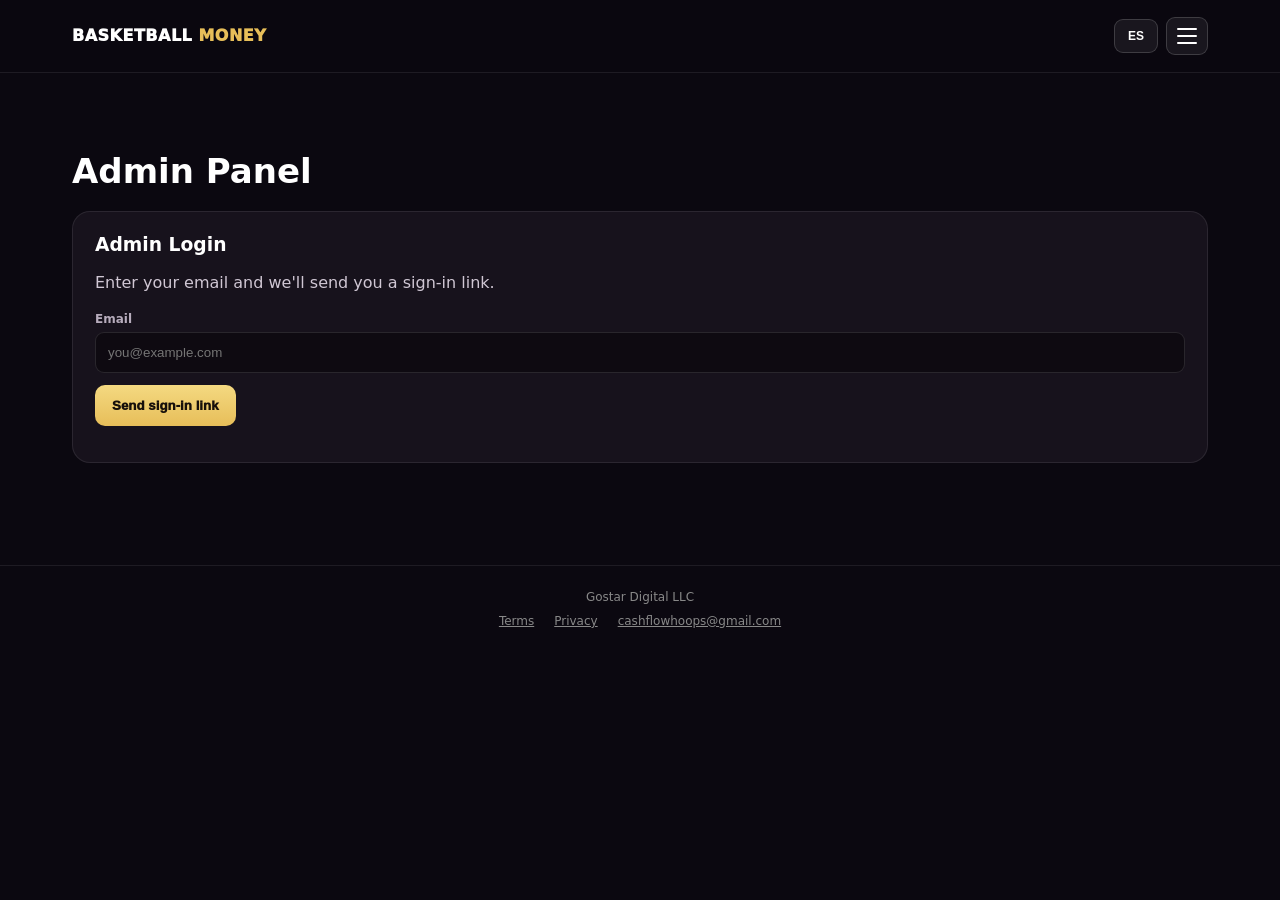
<file: index.html>
<!doctype html>
<html lang="en">
<head>
  <meta charset="utf-8">
  <meta name="viewport" content="width=device-width,initial-scale=1">
  <title>Basketball Money</title>

  <link rel="stylesheet" href="css/shared.css">
  <script src="js/tabs.js"></script>

  <style>
    main { padding-top:22px; }

    /* Hamburger nav — overrides shared.css for the nav area only */
    .navin { display:flex; align-items:center; justify-content:space-between; gap:12px; position:relative; }

    .brandtext {
      font-weight:950; letter-spacing:.5px; font-size:16px; line-height:1.1;
      color:#fff; text-decoration:none; text-transform:uppercase; white-space:nowrap;
    }
    .brandtext span { color:var(--gold, #f5c542); }

    .navright { display:flex; align-items:center; gap:8px; }

    .hamburger {
      display:flex; flex-direction:column; justify-content:center; gap:5px;
      width:42px; height:38px; padding:9px 10px; cursor:pointer;
      background:#ffffff10; border:1px solid #ffffff2a; border-radius:9px;
    }
    .hamburger span {
      display:block; height:2px; width:100%; background:#fff; border-radius:2px;
      transition:transform .2s ease, opacity .2s ease;
    }
    .hamburger.open span:nth-child(1) { transform:translateY(7px) rotate(45deg); }
    .hamburger.open span:nth-child(2) { opacity:0; }
    .hamburger.open span:nth-child(3) { transform:translateY(-7px) rotate(-45deg); }

    #navMenu {
      display:none; position:absolute; top:calc(100% + 10px); right:0; z-index:60;
      min-width:210px; padding:8px;
      background:#150f1b; border:1px solid #ffffff1f; border-radius:14px;
      box-shadow:0 18px 44px #000a;
    }
    #navMenu.open { display:block; }

    #navMenu .tab {
      display:block; width:100%; text-align:left; margin:2px 0;
      padding:12px 14px; font-size:14px; font-weight:700;
      background:transparent; border:none; border-radius:9px;
      color:#e9e4ee; cursor:pointer;
    }
    #navMenu .tab:hover { background:#ffffff12; }
    #navMenu .tab.active { background:#5b2377; color:#fff; }

    #langToggle {
      padding:9px 13px; border-radius:9px; border:1px solid #ffffff2a;
      background:#ffffff10; color:#fff; cursor:pointer; font-size:12px; font-weight:800;
    }
  </style>
</head>
<body>
  <nav>
    <div class="wrap">
      <div class="navin">
        <a href="index.html" class="brandtext">Basketball <span>Money</span></a>

        <div class="navright">
          <button id="langToggle" onclick="toggleLang()">ES</button>

          <div class="hamburger" id="hamburger" onclick="toggleNav()" aria-label="Menu" role="button" tabindex="0">
            <span></span><span></span><span></span>
          </div>
        </div>

        <div id="navMenu" class="tabs">
          <button class="tab active" data-tab="admin" data-i18n="tabAdmin">Admin</button>
          <button class="tab" data-tab="coach" data-i18n="tabCoach">Coach</button>
          <button class="tab" data-tab="sponsor" data-i18n="tabSponsor">Sponsor</button>
        </div>
      </div>
    </div>
  </nav>



  <main>
    <section id="view-admin" class="view active">
      <div class="wrap">
        <h2 data-i18n="adminPanel">Admin Panel</h2>

        <div id="adminLoginScreen" class="panel">
          <h3 data-i18n="adminLogin">Admin Login</h3>
          <p data-i18n="adminLoginBody">Enter your email and we'll send you a sign-in link.</p>

          <div id="adminSignInForm">
            <label data-i18n="emailLabel">Email</label>
            <input type="email" id="adminEmail" data-i18n-ph="emailPh" placeholder="you@example.com" autocomplete="email">

            <button class="btn" onclick="sendMagicLink('adminEmail','authStatus')" style="margin-top:12px;" data-i18n="sendLink">Send sign-in link</button>
          </div>

          <p id="authStatus" style="margin:14px 0 0 0;font-size:13px;color:#aaa;"></p>
        </div>

        <div id="adminDashboard" style="display:none;">
          <p id="adminWhoami" style="margin:0 0 16px 0;font-size:12px;color:#888;"></p>

          <div style="display:flex;justify-content:space-between;align-items:center;margin-bottom:14px;">
            <h3 style="margin:0;" data-i18n="merchants">Merchants</h3>
            <button class="btn" onclick="toggleForm('createMerchantForm')" data-i18n="newMerchant">+ New Merchant</button>
          </div>

          <div id="createMerchantForm" class="panel" style="display:none;margin-bottom:20px;">
            <h3 data-i18n="addMerchant">Add Merchant</h3>

            <label data-i18n="businessName">Business Name</label>
            <input type="text" id="merchantName" data-i18n-ph="businessNamePh" placeholder="e.g. Domino's Pizza">

            <label data-i18n="logoUrl">Logo URL (optional)</label>
            <input type="text" id="merchantLogo" placeholder="https://...">

            <label data-i18n="contactName">Contact Name (optional)</label>
            <input type="text" id="merchantContact" data-i18n-ph="contactNamePh" placeholder="Contact person">

            <label data-i18n="contactEmail">Contact Email (optional)</label>
            <input type="text" id="merchantEmail" placeholder="name@business.com">

            <div style="display:flex;gap:10px;margin-top:12px;">
              <button class="btn" onclick="createMerchant()" data-i18n="saveMerchant">Save Merchant</button>
              <button class="btn alt" onclick="toggleForm('createMerchantForm')" data-i18n="cancel">Cancel</button>
            </div>
          </div>

          <div class="panel" style="margin-bottom:26px;">
            <div id="merchantsContainer">—</div>
          </div>

          <div style="display:flex;justify-content:space-between;align-items:center;margin-bottom:14px;">
            <h3 style="margin:0;" data-i18n="expiryTitle">Card Expiry</h3>
          </div>

          <div class="panel" style="margin-bottom:26px;">
            <div id="expiryContainer">—</div>
          </div>

          <div style="display:flex;justify-content:space-between;align-items:center;margin-bottom:14px;">
            <h3 style="margin:0;" data-i18n="bogoCards">BOGO Cards</h3>
            <button class="btn" onclick="toggleForm('createDesignForm')" data-i18n="newCard">+ New Card</button>
          </div>

          <div id="createDesignForm" class="panel" style="display:none;margin-bottom:20px;">
            <h3 data-i18n="createBogoCard">Create BOGO Card</h3>

            <label data-i18n="merchant">Merchant</label>
            <select id="designMerchant" style="width:100%;padding:12px;border-radius:9px;border:1px solid #ffffff1d;background:#0e0a11;color:#fff;margin-top:6px;font-family:inherit;">
              <option value="" data-i18n="selectMerchantOpt">Select a merchant...</option>
            </select>

            <label data-i18n="sells">What it sells</label>
            <select id="designKind" onchange="toggleKindFields()" style="width:100%;padding:12px;border-radius:9px;border:1px solid #ffffff1d;background:#0e0a11;color:#fff;margin-top:6px;font-family:inherit;">
              <option value="bogo" data-i18n="kindBogo">BOGO coupon card</option>
              <option value="license" data-i18n="kindLicense">One year access license</option>
            </select>

            <div id="licenseFields" style="display:none;">
              <label data-i18n="licenseProduct">Product code</label>
              <input type="text" id="designProduct" data-i18n-ph="licenseProductPh" placeholder="hooporia">

              <label data-i18n="redeemUrl">Where they use it</label>
              <input type="text" id="designRedeem" placeholder="https://...">
            </div>

            <label data-i18n="cardName">Card Name</label>
            <input type="text" id="designName" data-i18n-ph="cardNamePh" placeholder="e.g. Domino's 16-Tab BOGO">

            <div id="bogoFields">
            <label data-i18n="numTabs">Number of Coupon Tabs</label>
            <select id="designTabs" style="width:100%;padding:12px;border-radius:9px;border:1px solid #ffffff1d;background:#0e0a11;color:#fff;margin-top:6px;font-family:inherit;">
              <option value="8" data-i18n="tabs8">8 tabs</option>
              <option value="16" selected data-i18n="tabs16">16 tabs</option>
              <option value="32" data-i18n="tabs32">32 tabs</option>
            </select>
            </div>

            <label data-i18n="price">Price ($)</label>
            <input type="number" id="designPrice" value="20" step="0.01">

            <label data-i18n="teamSharePct">Team Share (%)</label>
            <input type="number" id="designShare" value="50" min="0" max="100">
            <p style="margin:6px 0 0 0;font-size:11px;color:#888;" id="splitPreview"></p>

            <label data-i18n="offerText">Offer Text</label>
            <input type="text" id="designOffer" data-i18n-ph="offerTextPh" placeholder="e.g. Buy one large pizza, get one free" value="Buy One Get One Free">
            <p style="margin:6px 0 0 0;font-size:11px;color:#888;" data-i18n="offerTextHint">Write it the way a cashier will read it. Name the item and the size.</p>

            <label data-i18n="validWhen">When it can be used (optional)</label>
            <input type="text" id="designWhen" data-i18n-ph="validWhenPh" placeholder="e.g. Tuesdays only, or before 5pm">

            <label data-i18n="terms">Terms (optional)</label>
            <input type="text" id="designTerms" data-i18n-ph="termsPh" placeholder="One per visit. Not valid with other offers.">

            <label data-i18n="expiresOn">Expires On (optional)</label>
            <input type="date" id="designExpires">

            <div style="display:flex;gap:10px;margin-top:12px;">
              <button class="btn" onclick="createDesign()" data-i18n="createCardBtn">Create Card</button>
              <button class="btn alt" onclick="toggleForm('createDesignForm')" data-i18n="cancel">Cancel</button>
            </div>
          </div>

          <div class="panel" style="margin-bottom:26px;">
            <div id="designsContainer">—</div>
          </div>

          <div style="display:flex;justify-content:space-between;align-items:center;margin-bottom:14px;">
            <h3 style="margin:0;" data-i18n="payouts">Payouts</h3>
          </div>

          <div class="panel" style="margin-bottom:26px;">
            <div id="payoutsContainer">—</div>
          </div>

          <div style="display:flex;justify-content:space-between;align-items:center;margin-bottom:14px;">
            <h3 style="margin:0;" data-i18n="challenges">Fortress Challenges</h3>
            <button class="btn" onclick="toggleForm('createChallengeForm')" data-i18n="newChallenge">+ New Challenge</button>
          </div>

          <div id="createChallengeForm" class="panel" style="display:none;margin-bottom:20px;">
            <h3 data-i18n="createChallenge">Create a Challenge</h3>

            <label data-i18n="challengeCampaign">Campaign</label>
            <select id="challengeCampaign" style="width:100%;padding:12px;border-radius:9px;border:1px solid #ffffff1d;background:#0e0a11;color:#fff;margin-top:6px;font-family:inherit;">
              <option value="" data-i18n="selectCampaign">Select a campaign...</option>
            </select>

            <label data-i18n="challengeName">Challenge Name</label>
            <input type="text" id="challengeName" data-i18n-ph="challengeNamePh" placeholder="e.g. Fall Fortress Challenge">

            <label data-i18n="pledgeDeadline">Pledges Close</label>
            <input type="date" id="challengePledgeDeadline">

            <label data-i18n="runDeadline">Runs Close</label>
            <input type="date" id="challengeRunDeadline">

            <label data-i18n="teamSharePct">Team Share (%)</label>
            <input type="number" id="challengeShare" value="50" min="0" max="100">

            <div style="display:flex;gap:10px;margin-top:12px;">
              <button class="btn" onclick="createChallenge()" data-i18n="createChallengeBtn">Create Challenge</button>
              <button class="btn alt" onclick="toggleForm('createChallengeForm')" data-i18n="cancel">Cancel</button>
            </div>
          </div>

          <div class="panel" style="margin-bottom:26px;">
            <div id="challengesContainer">—</div>
          </div>

          <div style="display:flex;justify-content:space-between;align-items:center;margin-bottom:14px;">
            <h3 style="margin:0;" data-i18n="campaigns">Campaigns</h3>
            <button class="btn" onclick="toggleForm('createCampaignForm')" data-i18n="newCampaign">+ New Campaign</button>
          </div>

          <div id="createCampaignForm" class="panel" style="display:none;margin-bottom:20px;">
            <h3 data-i18n="createCampaignTitle">Create New Campaign</h3>

            <label data-i18n="campaignName">Campaign Name</label>
            <input type="text" id="campaignName" data-i18n-ph="campaignNamePh" placeholder="Enter campaign name">

            <label data-i18n="teamLogo">Team Logo URL (optional)</label>
            <input type="text" id="campaignLogo" placeholder="https://...">

            <label data-i18n="campaignGoal">Campaign Goal ($)</label>
            <input type="number" id="campaignGoal" data-i18n-ph="campaignGoalPh" placeholder="Enter goal amount">

            <label data-i18n="description">Description</label>
            <textarea id="campaignDesc" data-i18n-ph="descriptionPh" placeholder="Campaign description" style="width:100%;padding:12px;border-radius:9px;border:1px solid #ffffff1d;background:#0e0a11;color:#fff;margin-top:6px;font-family:inherit;height:80px;"></textarea>

            <div style="display:flex;gap:10px;margin-top:12px;">
              <button class="btn" onclick="createCampaign()" data-i18n="createCampaignBtn">Create Campaign</button>
              <button class="btn alt" onclick="toggleForm('createCampaignForm')" data-i18n="cancel">Cancel</button>
            </div>
          </div>

          <div id="campaignsList" class="panel">
            <div id="campaignsContainer" style="margin-top:4px;">—</div>
          </div>

          <button class="btn red" onclick="adminLogout()" style="margin-top:20px;width:100%;" data-i18n="logout">Logout</button>
        </div>
      </div>
    </section>

    <section id="view-team" class="view"></section>
    <section id="view-player" class="view"></section>
    <section id="view-supporter" class="view"></section>
    <section id="view-sponsor" class="view"></section>
    <section id="view-coach" class="view"></section>
  </main>

  <footer style="border-top:1px solid #ffffff14;margin-top:46px;padding:24px 0 40px;text-align:center;">
    <div class="wrap" style="display:flex;flex-direction:column;align-items:center;gap:10px;font-size:12px;color:#888;">
      <span>Gostar Digital LLC</span>
      <span style="display:flex;gap:20px;flex-wrap:wrap;justify-content:center;">
        <a href="terms.html" style="color:#888;" data-i18n="termsLink">Terms</a>
        <a href="privacy.html" style="color:#888;" data-i18n="privacyLink">Privacy</a>
        <a href="mailto:cashflowhoops@gmail.com" style="color:#888;">cashflowhoops@gmail.com</a>
      </span>
    </div>
  </footer>

  <script>
    // ===== LANGUAGE =====

    const STRINGS = {
      en: {
        tabAdmin:'Admin', tabPlayer:'Player', tabSupporter:'Supporter', tabMerchant:'Merchant',
        tabSponsor:'Sponsor', tabCoach:'Coach',
        heroKicker:'Basketball Money Platform',
        heroTitle:'Raise Funds. Engage Fans. Win Together.',
        heroBody:'A complete digital fundraising system for basketball teams. Create campaigns, sell peelable digital cards, track engagement, and reach your goals.',
        supportTeam:'Support a Team', totalRaised:'Total Raised', activeCampaigns:'Active Campaigns',

        adminPanel:'Admin Panel', adminLogin:'Admin Login',
        adminLoginBody:"Enter your email and we'll send you a sign-in link.",
        adminPassword:'Admin Password', adminPasswordPh:'Enter admin password', login:'Login', logout:'Logout',

        merchants:'Merchants', newMerchant:'+ New Merchant', addMerchant:'Add Merchant',
        businessName:'Business Name', businessNamePh:"e.g. Domino's Pizza",
        logoUrl:'Logo URL (optional)', contactName:'Contact Name (optional)', contactNamePh:'Contact person',
        contactEmail:'Contact Email (optional)', saveMerchant:'Save Merchant', cancel:'Cancel',

        bogoCards:'BOGO Cards', newCard:'+ New Card', createBogoCard:'Create BOGO Card',
        merchant:'Merchant', selectMerchantOpt:'Select a merchant...',
        cardName:'Card Name', cardNamePh:"e.g. Domino's 16-Tab BOGO",
        numTabs:'Number of Coupon Tabs', tabs8:'8 tabs', tabs16:'16 tabs', tabs32:'32 tabs',
        price:'Price ($)', teamSharePct:'Team Share (%)', offerText:'Offer Text',
        terms:'Terms (optional)', termsPh:'One per visit. Not valid with other offers.',
        expiresOn:'Expires On (optional)', createCardBtn:'Create Card',
        teamKeeps:'Team keeps', platformKeeps:'Platform keeps',

        campaigns:'Campaigns', newCampaign:'+ New Campaign', createCampaignTitle:'Create New Campaign',
        campaignName:'Campaign Name', campaignNamePh:'Enter campaign name',
        campaignGoal:'Campaign Goal ($)', campaignGoalPh:'Enter goal amount',
        description:'Description', descriptionPh:'Campaign description', createCampaignBtn:'Create Campaign',

        badPassword:'Invalid password', loggedOut:'Logged out',
        enterBusiness:'Enter a business name', merchantAdded:'Merchant added',
        selectMerchant:'Select a merchant', enterCardName:'Enter a card name',
        enterPrice:'Enter a price', cardCreated:'Card created',
        enterPlayerName:'Enter player name', playerAdded:'Player added',
        coachCopied:'Coach code copied', badCoachCode:'Invalid coach code',
        fillFields:'Please fill in all required fields', campaignDeleted:'Campaign deleted',
        redeemed:'Redeemed. Enjoy!',
        confirmDeleteMerchant:'Delete this merchant?', confirmDeleteDesign:'Delete this card design?',
        confirmRemovePlayer:'Remove this player?',
        confirmDeleteCampaign:'Are you sure? This will delete all associated data.',
        confirmPeel:'Peel this coupon? Do this at the register — it cannot be resealed.',
        staffPrompt:'Staff: enter your name or initials to redeem',
        buyerPrompt:'Your name (so the player knows who supported them):',
        checkoutCancelled:'Checkout cancelled — nothing was charged.',
        merchantHasCards:'Could not delete — this merchant probably has cards attached.',
        designHasCards:'Could not delete — cards have already been sold with this design. Deactivate it instead.',

        noMerchants:'No merchants yet. Add one before creating a card.',
        noDesigns:'No cards yet. Add a merchant, then create a card.',
        noCampaigns:'No campaigns yet. Create one to get started.',
        noPlayers:'No players yet', loading:'Loading...',
        noCardsAvailable:'No cards available yet.',
        noCardsSold:'No cards sold yet. Share your link to get started.',
        noContact:'No contact on file', noDescription:'No description',
        merchantWord:'Merchant', supporterWord:'Supporter', tabsWord:'tabs', couponTabs:'coupon tabs',
        teamWord:'team', platformWord:'platform', expires:'Expires',
        active:'Active', inactive:'Inactive', activate:'Activate', deactivate:'Deactivate',
        delete:'Delete', buy:'Buy', copyLink:'Copy Link', remove:'Remove', redeem:'Redeem',
        copy:'Copy', coachCode:'Coach Code', goal:'Goal',

        noPlayerLink:'No player link',
        noPlayerLinkBody:'This page opens from a personal link. Ask your coach to send you your link.',
        playerNotFound:'Player not found',
        playerNotFoundBody:'That link may be out of date. Ask your coach for a new one.',
        raisedForTeam:'Raised for team', cardsSoldStat:'Cards sold', support:'Support',
        cardsSold:'Cards Sold', copyShareLink:'Copy My Share Link', teamShare:'Team share',

        noCard:'No card',
        noCardBody:"Open your card using the link you received after buying. To buy one, use a player's link.",
        cardNotFound:'Card not found',
        cardNotFoundBody:'Check the link, or contact whoever sold you this card.',
        tabWord:'Tab', tapToPeel:'Tap to peel', used:'Used',
        unused:'Unused', redeemedStat:'Redeemed', yourCoupons:'Your Coupons',
        couponHelp:'Peel a tab at the register, then hand your phone to the cashier to redeem it.',
        saveCardLink:'Save My Card Link', cardWord:'Card', supporting:'supporting',
        emailLabel:'Email', emailPh:'you@example.com', sendLink:'Send sign-in link',
        enterEmail:'Enter your email', sending:'Sending...',
        linkSent:'Check your email — the sign-in link is on its way. It expires in an hour.',
        linkFailed:'Could not send the link:',
        notAdmin:"You're signed in, but this email isn't an admin. Sign out first if you want to sign in as someone else.",
        coachAccess:'Coach Access', coachAccessBody:'Enter your coach code to manage your roster.',
        coachCodePh:'COACH-XXXXXXXX', playerNameLabel:'Player Name', playerNamePh:'Full name',
        addPlayerBtn:'Add Player', playersTitle:'Roster',
        coachEmail:'Coach email', noCoachYet:'not set', invite:'Set', change:'Change',
        coachEmailPrompt:'Coach email address (they sign in with this):',
        coachInvited:'Saved. Tell the coach to open the Coach tab and sign in with:',
        coachCleared:'Coach email removed', noCoachRecord:'No coach record for this campaign',
        coachSignIn:'Coach Sign In', coachSignInBody:'Enter the email your campaign was set up with.',
        pickCampaign:'Which team?',
        notACoach:'That email is not set up as a coach. Ask your admin to add it.',
        myCard:'My Card', sponsorSoon:'Coming soon',
        sponsorSoonBody:"Business sponsorships aren't open yet. Get in touch if your company wants to sponsor a team.",
        lockDevice:'Lock this device', signedInAs:'Signed in as',
        tooManyRequests:'Too many sign-in requests. Wait about 20 minutes and try once more.',
        signupsClosed:'That email cannot sign in yet. Ask your admin to add it.',
        linkNetwork:'Could not reach the server. Check your connection and try again.',
        noTeamLink:'No team selected.', teamNotFound:'Team not found',
        teamNotFoundBody:'Check the link, or ask the team for a new one.',
        ofGoal:'of', supportThisTeam:'Support this team',
        supportTeamBody:'Every card is half to the team. Buy one, use the coupons, help them reach their goal.',
        ourPlayers:'Our players', ourPlayersBody:'Tap a player to support them directly.',
        shareTeamLink:'Share this page', teamLink:'Team Link',
        teamPageSales:'Team page sales',
        chooseCards:'Cards', chooseCardsBody:'Tick the cards this team can sell.',
        noCardsForTeam:'No cards are set up for this team yet. Please check back soon.',
        noSalesYet:'No sales yet. Campaigns appear here once cards start selling.',
        expiredWord:'Expired', validThrough:'Valid through', cardExpired:'This card expired on',
        expiryTitle:'Card Expiry', liveCards:'still valid', expiringSoon:'expiring within 30 days',
        lastCardExpires:'Last card expires', noCardsYet:'No cards sold yet.',
        termsLink:'Terms', privacyLink:'Privacy', agreeNote:'By buying you agree to our Terms and Privacy Policy.',
        sponsorIntro:'The local businesses backing our teams. Every card sold sends half the money straight to a team.',
        noSponsorsYet:'No participating businesses yet.',
        wantThisCard:'Want one of these for your team?',
        wantThisCardBody:'Teams can ask for a specific card. Tell us which business your supporters would use and we will see what we can do.',
        validWhen:'When it can be used (optional)', validWhenPh:'e.g. Tuesdays only, or before 5pm',
        offerTextPh:'e.g. Buy one large pizza, get one free',
        sells:'What it sells', kindBogo:'BOGO coupon card', kindLicense:'One year access',
        licenseProduct:'Product code', licenseProductPh:'hooporia', redeemUrl:'Where they use it',
        oneYearAccess:'One year of access', yourAccessCode:'Your access code',
        openProduct:'Open it', accessHelp:'Enter this code when the site asks for one. Keep this page or the email.',
        teamLogo:'Team Logo URL (optional)',
        locations:'Locations', locationsBody:'The stores that honor these coupons. A cashier picks one when redeeming.',
        noLocations:'No locations yet.', addLocation:'Add', locationNamePh:'Store name',
        locationTownPh:'Town', enterLocationName:'Enter a store name',
        confirmDeleteLocation:'Delete this location?',
        locationInUse:'Could not delete — coupons have been redeemed there.',
        whereRedeemed:'Which location?',
        locationTownPh:'Town', storeNumberPh:'Store # (optional)', enterTown:'Enter the town',
        offerTextHint:'Write it the way a cashier will read it. Name the item and the size.',
        edit:'Edit', saved:'Saved',
        pickCardsFirst:'Tick the cards this team sells first, then choose locations.',
        allLocationsNote:'All locations honor these coupons. Tick specific stores only to narrow it.',
        someLocationsNote:'Only the ticked stores honor these coupons.',
        backToAll:'Back to all locations', whereValid:'Where these coupons work',
        switchTeam:'Switch team',
        challenges:'Fortress Challenges', newChallenge:'+ New Challenge', createChallenge:'Create a Challenge',
        challengeCampaign:'Campaign', selectCampaign:'Select a campaign...', challengeName:'Challenge Name',
        challengeNamePh:'e.g. Fall Fortress Challenge', pledgeDeadline:'Pledges Close', runDeadline:'Runs Close',
        createChallengeBtn:'Create Challenge', enterChallengeName:'Enter a challenge name',
        challengeCreated:'Challenge created', noChallenges:'No challenges yet.',
        pledgesClose:'pledges close', runsClose:'runs close', toTeam:'to team',
        detail:'Detail', confirmDeleteChallenge:'Delete this challenge? Its pledges and runs go with it.',
        teamPoints:'Team points', pledged:'Pledges', projected:'Projected', teamWouldGet:'Team would get',
        projectedNote:'Projected from points scored so far. It rises as more players take their official run.',
        rosterAndRuns:'Roster and runs', pledgesWord:'Pledges', noPledges:'No pledges yet.',
        officialRun:'official', practising:'practising', notStarted:'not started',
        pointsWord:'pts', runsWord:'runs', perPoint:'per point', wholeTeam:'Whole team',
        pledgeOne:'pledge', pledgeMany:'pledges', link:'Link',
        sendInvoices:'Invoice', confirmInvoices:'Send invoices for this challenge? Each sponsor is billed their rate times the points scored, payable in 30 days. Sponsors already invoiced are skipped.',
        invoicesSent:'Invoices sent', alreadyInvoiced:'Already invoiced', nothingOwed:'Nothing owed',
        invoicesFailed:'Failed', invoiceError:'Could not send invoices:', signInFirst:'Sign in again first',
        awaitingPayment:'Awaiting payment', collectedWord:'Collected', teamGets:'Team gets',
        st_sent:'invoiced', st_paid:'paid', st_failed:'payment failed',
        st_no_points:'no points scored', st_too_small:'too small to invoice',
        players:'Players', rosterBody:'Add players yourself when the campaign is your own program and there is no outside coach.',
        playerHasSales:'Could not remove — that player has sales or a challenge run.',
        sponsorLink:'Sponsor', playerLink:'Player',
        playerLinkCopied:'Player link copied. Give this only to the player — it lets them start their official run.',
        payouts:'Payouts', teamShareTotal:'Team share', paidOut:'Paid out',
        outstanding:'Outstanding', recordPayment:'Record Payment', history:'History',
        owedToTeams:'Owed to teams', paidToDate:'Paid to date', platformShare:'Your share',
        payoutAmount:'Amount paid to the team ($)', payoutMethod:'How was it paid? (ATH M\u00f3vil, check, transfer)',
        payoutReference:'Reference or confirmation number (optional)',
        payoutRecorded:'Payment recorded', badAmount:'Enter a valid amount',
        noPayouts:'No payments recorded yet', confirmDeletePayout:'Delete this payment record?',
        earnings:'Earnings',
        merchantCode:'Merchant Code', generate:'Generate', copied:'Copied',
        merchantAccess:'Merchant Access', merchantAccessBody:'Enter the code we gave your business.',
        merchantCodeLabel:'Merchant Code', merchantCodePh:'MERCH-XXXXXXXX', unlock:'Unlock',
        badMerchantCode:'Invalid merchant code',
        noMerchantCards:'No cards have been created for your business yet.',
        cardsInCirculation:'Cards out there', couponsRedeemed:'Coupons redeemed',
        couponsPeeled:'Peeled, not used', redemptionRate:'Redemption rate',
        unusedCoupons:'Still sealed',
        lookupTitle:'Look up a card', lookupBody:'Type the code from the customer\u2019s card to redeem from this device.',
        lookupPh:'Card code', lookupBtn:'Find card', notYourCard:'That card is not for your business.',
        quantityPrompt:'How many cards? (each one is separate — keep one, give the rest away)',
        cardsPlural:'cards', checkEmail:'links also sent to your email',
        paymentReceived:'Payment received', buildingCard:'Building your card...',
        cardSlow:'Your card is taking longer than usual to build. It will arrive shortly — refresh this page in a minute, or contact us with your receipt.'
      },
      es: {
        tabAdmin:'Admin', tabPlayer:'Jugador', tabSupporter:'Padrino', tabMerchant:'Comercio',
        tabSponsor:'Auspiciador', tabCoach:'Entrenador',
        heroKicker:'Plataforma Basketball Money',
        heroTitle:'Recauda fondos. Conecta con tu gente. Ganen juntos.',
        heroBody:'Un sistema digital completo de recaudación para equipos de baloncesto. Crea campañas, vende tarjetas digitales de cupones, sigue el progreso y alcanza tu meta.',
        supportTeam:'Apoya a un equipo', totalRaised:'Total recaudado', activeCampaigns:'Campañas activas',

        adminPanel:'Panel de administración', adminLogin:'Acceso de administrador',
        adminLoginBody:'Entra tu correo y te enviaremos un enlace de acceso.',
        adminPassword:'Contraseña de administrador', adminPasswordPh:'Entra la contraseña', login:'Entrar', logout:'Cerrar sesión',

        merchants:'Comercios', newMerchant:'+ Nuevo comercio', addMerchant:'Añadir comercio',
        businessName:'Nombre del negocio', businessNamePh:'ej. Domino\u2019s Pizza',
        logoUrl:'URL del logo (opcional)', contactName:'Nombre de contacto (opcional)', contactNamePh:'Persona de contacto',
        contactEmail:'Correo de contacto (opcional)', saveMerchant:'Guardar comercio', cancel:'Cancelar',

        bogoCards:'Tarjetas BOGO', newCard:'+ Nueva tarjeta', createBogoCard:'Crear tarjeta BOGO',
        merchant:'Comercio', selectMerchantOpt:'Selecciona un comercio...',
        cardName:'Nombre de la tarjeta', cardNamePh:'ej. Domino\u2019s BOGO de 16 cupones',
        numTabs:'Cantidad de cupones', tabs8:'8 cupones', tabs16:'16 cupones', tabs32:'32 cupones',
        price:'Precio ($)', teamSharePct:'Porción del equipo (%)', offerText:'Texto de la oferta',
        terms:'Términos (opcional)', termsPh:'Uno por visita. No válido con otras ofertas.',
        expiresOn:'Fecha de expiración (opcional)', createCardBtn:'Crear tarjeta',
        teamKeeps:'El equipo recibe', platformKeeps:'La plataforma recibe',

        campaigns:'Campañas', newCampaign:'+ Nueva campaña', createCampaignTitle:'Crear nueva campaña',
        campaignName:'Nombre de la campaña', campaignNamePh:'Entra el nombre',
        campaignGoal:'Meta de la campaña ($)', campaignGoalPh:'Entra la meta',
        description:'Descripción', descriptionPh:'Descripción de la campaña', createCampaignBtn:'Crear campaña',

        badPassword:'Contraseña incorrecta', loggedOut:'Sesión cerrada',
        enterBusiness:'Entra el nombre del negocio', merchantAdded:'Comercio añadido',
        selectMerchant:'Selecciona un comercio', enterCardName:'Entra el nombre de la tarjeta',
        enterPrice:'Entra un precio', cardCreated:'Tarjeta creada',
        enterPlayerName:'Entra el nombre del jugador', playerAdded:'Jugador añadido',
        coachCopied:'Código del entrenador copiado', badCoachCode:'Código inválido',
        fillFields:'Por favor completa todos los campos', campaignDeleted:'Campaña eliminada',
        redeemed:'¡Redimido. Que lo disfrutes!',
        confirmDeleteMerchant:'¿Eliminar este comercio?', confirmDeleteDesign:'¿Eliminar esta tarjeta?',
        confirmRemovePlayer:'¿Eliminar este jugador?',
        confirmDeleteCampaign:'¿Estás seguro? Esto elimina toda la información relacionada.',
        confirmPeel:'¿Despegar este cupón? Hazlo en el mostrador — no se puede volver a sellar.',
        staffPrompt:'Empleado: entra tu nombre o iniciales para redimir',
        buyerPrompt:'Tu nombre (para que el jugador sepa quién lo apoyó):',
        checkoutCancelled:'Compra cancelada — no se cobró nada.',
        merchantHasCards:'No se pudo eliminar — este comercio tiene tarjetas asociadas.',
        designHasCards:'No se pudo eliminar — ya se vendieron tarjetas con este diseño. Desactívala en su lugar.',

        noMerchants:'Todavía no hay comercios. Añade uno antes de crear una tarjeta.',
        noDesigns:'Todavía no hay tarjetas. Añade un comercio y luego crea una tarjeta.',
        noCampaigns:'Todavía no hay campañas. Crea una para empezar.',
        noPlayers:'Todavía no hay jugadores', loading:'Cargando...',
        noCardsAvailable:'Todavía no hay tarjetas disponibles.',
        noCardsSold:'Todavía no has vendido tarjetas. Comparte tu enlace para empezar.',
        noContact:'Sin contacto registrado', noDescription:'Sin descripción',
        merchantWord:'Comercio', supporterWord:'Padrino', tabsWord:'cupones', couponTabs:'cupones',
        teamWord:'equipo', platformWord:'plataforma', expires:'Expira',
        active:'Activa', inactive:'Inactiva', activate:'Activar', deactivate:'Desactivar',
        delete:'Eliminar', buy:'Comprar', copyLink:'Copiar enlace', remove:'Eliminar', redeem:'Redimir',
        copy:'Copiar', coachCode:'Código del entrenador', goal:'Meta',

        noPlayerLink:'Sin enlace de jugador',
        noPlayerLinkBody:'Esta página se abre con un enlace personal. Pídele tu enlace a tu entrenador.',
        playerNotFound:'Jugador no encontrado',
        playerNotFoundBody:'Puede que el enlace esté vencido. Pídele uno nuevo a tu entrenador.',
        raisedForTeam:'Recaudado para el equipo', cardsSoldStat:'Tarjetas vendidas', support:'Apoya a',
        cardsSold:'Tarjetas vendidas', copyShareLink:'Copiar mi enlace', teamShare:'Para el equipo',

        noCard:'Sin tarjeta',
        noCardBody:'Abre tu tarjeta con el enlace que recibiste al comprar. Para comprar una, usa el enlace de un jugador.',
        cardNotFound:'Tarjeta no encontrada',
        cardNotFoundBody:'Verifica el enlace o comunícate con quien te vendió la tarjeta.',
        tabWord:'Cupón', tapToPeel:'Toca para despegar', used:'Usado',
        unused:'Sin usar', redeemedStat:'Redimidos', yourCoupons:'Tus cupones',
        couponHelp:'Despega un cupón en el mostrador y entrégale el celular al cajero para redimirlo.',
        saveCardLink:'Guardar mi enlace', cardWord:'Tarjeta', supporting:'apoyando a',
        emailLabel:'Correo', emailPh:'tu@ejemplo.com', sendLink:'Enviar enlace de acceso',
        enterEmail:'Entra tu correo', sending:'Enviando...',
        linkSent:'Revisa tu correo — el enlace de acceso va en camino. Expira en una hora.',
        linkFailed:'No se pudo enviar el enlace:',
        notAdmin:'Est\u00e1s conectado, pero este correo no es administrador. Cierra sesi\u00f3n si quieres entrar con otro.',
        coachAccess:'Acceso de entrenador', coachAccessBody:'Entra tu c\u00f3digo para manejar tu equipo.',
        coachCodePh:'COACH-XXXXXXXX', playerNameLabel:'Nombre del jugador', playerNamePh:'Nombre completo',
        addPlayerBtn:'A\u00f1adir jugador', playersTitle:'Equipo',
        coachEmail:'Correo del entrenador', noCoachYet:'sin asignar', invite:'Asignar', change:'Cambiar',
        coachEmailPrompt:'Correo del entrenador (con este entra al sistema):',
        coachInvited:'Guardado. Dile al entrenador que entre en la pesta\u00f1a Entrenador con:',
        coachCleared:'Correo del entrenador eliminado', noCoachRecord:'No hay entrenador para esta campa\u00f1a',
        coachSignIn:'Acceso de entrenador', coachSignInBody:'Entra el correo con el que se cre\u00f3 tu campa\u00f1a.',
        pickCampaign:'\u00bfCu\u00e1l equipo?',
        notACoach:'Ese correo no est\u00e1 registrado como entrenador. Pide a tu administrador que lo a\u00f1ada.',
        myCard:'Mi tarjeta', sponsorSoon:'Pr\u00f3ximamente',
        sponsorSoonBody:'Los auspicios para negocios todav\u00eda no est\u00e1n abiertos. Comun\u00edcate con nosotros si tu empresa quiere auspiciar un equipo.',
        lockDevice:'Bloquear este equipo', signedInAs:'Conectado como',
        tooManyRequests:'Demasiadas solicitudes de acceso. Espera unos 20 minutos e intenta una vez m\u00e1s.',
        signupsClosed:'Ese correo todav\u00eda no puede entrar. Pide a tu administrador que lo a\u00f1ada.',
        linkNetwork:'No se pudo conectar al servidor. Revisa tu conexi\u00f3n e intenta de nuevo.',
        noTeamLink:'No se seleccion\u00f3 ning\u00fan equipo.', teamNotFound:'Equipo no encontrado',
        teamNotFoundBody:'Verifica el enlace o pide uno nuevo al equipo.',
        ofGoal:'de', supportThisTeam:'Apoya a este equipo',
        supportTeamBody:'La mitad de cada tarjeta es para el equipo. Compra una, usa los cupones y ay\u00fadalos a llegar a su meta.',
        ourPlayers:'Nuestros jugadores', ourPlayersBody:'Toca un jugador para apoyarlo directamente.',
        shareTeamLink:'Compartir esta p\u00e1gina', teamLink:'Enlace del equipo',
        teamPageSales:'Ventas de la p\u00e1gina del equipo',
        chooseCards:'Tarjetas', chooseCardsBody:'Marca las tarjetas que este equipo puede vender.',
        noCardsForTeam:'Todav\u00eda no hay tarjetas asignadas a este equipo. Vuelve pronto.',
        noSalesYet:'Todav\u00eda no hay ventas. Las campa\u00f1as aparecen aqu\u00ed cuando se vendan tarjetas.',
        expiredWord:'Vencido', validThrough:'V\u00e1lida hasta', cardExpired:'Esta tarjeta venci\u00f3 el',
        expiryTitle:'Vencimiento de Tarjetas', liveCards:'a\u00fan v\u00e1lidas', expiringSoon:'vencen en 30 d\u00edas',
        lastCardExpires:'La \u00faltima vence el', noCardsYet:'Todav\u00eda no se han vendido tarjetas.',
        termsLink:'T\u00e9rminos', privacyLink:'Privacidad', agreeNote:'Al comprar aceptas nuestros T\u00e9rminos y Pol\u00edtica de Privacidad.',
        sponsorIntro:'Los negocios locales que apoyan a nuestros equipos. La mitad de cada tarjeta vendida va directo al equipo.',
        noSponsorsYet:'Todav\u00eda no hay negocios participantes.',
        wantThisCard:'\u00bfQuieres una de estas para tu equipo?',
        wantThisCardBody:'Los equipos pueden pedir una tarjeta espec\u00edfica. Dinos qu\u00e9 negocio usar\u00edan tus seguidores y vemos qu\u00e9 podemos hacer.',
        validWhen:'Cu\u00e1ndo se puede usar (opcional)', validWhenPh:'ej. Solo martes, o antes de las 5pm',
        offerTextPh:'ej. Compra una pizza grande y ll\u00e9vate otra gratis',
        sells:'Qu\u00e9 vende', kindBogo:'Tarjeta de cupones BOGO', kindLicense:'Acceso por un a\u00f1o',
        licenseProduct:'C\u00f3digo del producto', licenseProductPh:'hooporia', redeemUrl:'D\u00f3nde se usa',
        oneYearAccess:'Un a\u00f1o de acceso', yourAccessCode:'Tu c\u00f3digo de acceso',
        openProduct:'Abrir', accessHelp:'Entra este c\u00f3digo cuando el sitio te lo pida. Guarda esta p\u00e1gina o el correo.',
        teamLogo:'URL del logo del equipo (opcional)',
        locations:'Locales', locationsBody:'Los locales que honran estos cupones. El cajero escoge uno al redimir.',
        noLocations:'Todav\u00eda no hay locales.', addLocation:'A\u00f1adir', locationNamePh:'Nombre del local',
        locationTownPh:'Pueblo', enterLocationName:'Entra el nombre del local',
        confirmDeleteLocation:'\u00bfEliminar este local?',
        locationInUse:'No se pudo eliminar — ya se redimieron cupones ah\u00ed.',
        whereRedeemed:'\u00bfCu\u00e1l local?',
        locationTownPh:'Pueblo', storeNumberPh:'Local # (opcional)', enterTown:'Entra el pueblo',
        offerTextHint:'Escr\u00edbelo como lo leer\u00e1 el cajero. Nombra el art\u00edculo y el tama\u00f1o.',
        edit:'Editar', saved:'Guardado',
        pickCardsFirst:'Marca primero las tarjetas que vende este equipo, luego escoge los locales.',
        allLocationsNote:'Todos los locales honran estos cupones. Marca locales espec\u00edficos solo para limitarlo.',
        someLocationsNote:'Solo los locales marcados honran estos cupones.',
        backToAll:'Volver a todos los locales', whereValid:'D\u00f3nde funcionan estos cupones',
        switchTeam:'Cambiar equipo',
        challenges:'Retos Fortress', newChallenge:'+ Nuevo reto', createChallenge:'Crear un reto',
        challengeCampaign:'Campa\u00f1a', selectCampaign:'Selecciona una campa\u00f1a...', challengeName:'Nombre del reto',
        challengeNamePh:'ej. Reto Fortress de Oto\u00f1o', pledgeDeadline:'Cierran las promesas', runDeadline:'Cierran las corridas',
        createChallengeBtn:'Crear reto', enterChallengeName:'Entra el nombre del reto',
        challengeCreated:'Reto creado', noChallenges:'Todav\u00eda no hay retos.',
        pledgesClose:'promesas cierran', runsClose:'corridas cierran', toTeam:'al equipo',
        detail:'Detalle', confirmDeleteChallenge:'\u00bfEliminar este reto? Sus promesas y corridas se van con \u00e9l.',
        teamPoints:'Puntos del equipo', pledged:'Promesas', projected:'Proyectado', teamWouldGet:'El equipo recibir\u00eda',
        projectedNote:'Proyectado seg\u00fan los puntos anotados hasta ahora. Sube cuando m\u00e1s jugadores hagan su corrida oficial.',
        rosterAndRuns:'Equipo y corridas', pledgesWord:'Promesas', noPledges:'Todav\u00eda no hay promesas.',
        officialRun:'oficial', practising:'practicando', notStarted:'sin empezar',
        pointsWord:'pts', runsWord:'corridas', perPoint:'por punto', wholeTeam:'Todo el equipo',
        pledgeOne:'promesa', pledgeMany:'promesas', link:'Enlace',
        sendInvoices:'Facturar', confirmInvoices:'\u00bfEnviar facturas de este reto? Cada patrocinador recibe su tarifa por los puntos anotados, con 30 d\u00edas para pagar. Los ya facturados se omiten.',
        invoicesSent:'Facturas enviadas', alreadyInvoiced:'Ya facturados', nothingOwed:'Sin nada que cobrar',
        invoicesFailed:'Fallaron', invoiceError:'No se pudieron enviar las facturas:', signInFirst:'Vuelve a iniciar sesi\u00f3n',
        awaitingPayment:'Por cobrar', collectedWord:'Cobrado', teamGets:'El equipo recibe',
        st_sent:'facturado', st_paid:'pagado', st_failed:'pago fallido',
        st_no_points:'sin puntos', st_too_small:'monto muy peque\u00f1o',
        players:'Jugadores', rosterBody:'A\u00f1ade jugadores t\u00fa mismo cuando la campa\u00f1a es de tu propio programa y no hay entrenador externo.',
        playerHasSales:'No se pudo eliminar — ese jugador tiene ventas o una corrida.',
        sponsorLink:'Padrino', playerLink:'Jugador',
        playerLinkCopied:'Enlace del jugador copiado. D\u00e1selo solo al jugador — con \u00e9l empieza su corrida oficial.',
        payouts:'Pagos', teamShareTotal:'Parte del equipo', paidOut:'Pagado',
        outstanding:'Pendiente', recordPayment:'Registrar pago', history:'Historial',
        owedToTeams:'Se les debe a los equipos', paidToDate:'Pagado hasta hoy', platformShare:'Tu parte',
        payoutAmount:'Cantidad pagada al equipo ($)', payoutMethod:'\u00bfC\u00f3mo se pag\u00f3? (ATH M\u00f3vil, cheque, transferencia)',
        payoutReference:'N\u00famero de referencia o confirmaci\u00f3n (opcional)',
        payoutRecorded:'Pago registrado', badAmount:'Entra una cantidad v\u00e1lida',
        noPayouts:'Todav\u00eda no hay pagos registrados', confirmDeletePayout:'\u00bfEliminar este registro de pago?',
        earnings:'Ganancias',
        merchantCode:'C\u00f3digo del comercio', generate:'Generar', copied:'Copiado',
        merchantAccess:'Acceso de comercio', merchantAccessBody:'Entra el c\u00f3digo que le dimos a tu negocio.',
        merchantCodeLabel:'C\u00f3digo del comercio', merchantCodePh:'MERCH-XXXXXXXX', unlock:'Entrar',
        badMerchantCode:'C\u00f3digo inv\u00e1lido',
        noMerchantCards:'Todav\u00eda no se han creado tarjetas para tu negocio.',
        cardsInCirculation:'Tarjetas en circulaci\u00f3n', couponsRedeemed:'Cupones redimidos',
        couponsPeeled:'Despegados, sin usar', redemptionRate:'Tasa de redenci\u00f3n',
        unusedCoupons:'Todav\u00eda sellados',
        lookupTitle:'Buscar una tarjeta', lookupBody:'Escribe el c\u00f3digo de la tarjeta del cliente para redimir desde este equipo.',
        lookupPh:'C\u00f3digo de la tarjeta', lookupBtn:'Buscar', notYourCard:'Esa tarjeta no es de tu negocio.',
        quantityPrompt:'¿Cuántas tarjetas? (cada una es independiente — quédate con una y regala las demás)',
        cardsPlural:'tarjetas', checkEmail:'los enlaces también van a tu correo',
        paymentReceived:'Pago recibido', buildingCard:'Creando tu tarjeta...',
        cardSlow:'Tu tarjeta está tardando más de lo normal. Llegará pronto — refresca esta página en un minuto o comunícate con nosotros con tu recibo.'
      }
    };

    let LANG = localStorage.getItem('bm_lang') || ((navigator.language || '').toLowerCase().startsWith('es') ? 'es' : 'en');

    function t(key, fallback) {
      return (STRINGS[LANG] && STRINGS[LANG][key]) || STRINGS.en[key] || fallback || key;
    }
    const t2 = t;

    function applyLang() {
      document.documentElement.lang = LANG;

      document.querySelectorAll('[data-i18n]').forEach(el => {
        el.textContent = t(el.getAttribute('data-i18n'));
      });
      document.querySelectorAll('[data-i18n-ph]').forEach(el => {
        el.setAttribute('placeholder', t(el.getAttribute('data-i18n-ph')));
      });

      const btn = document.getElementById('langToggle');
      if (btn) btn.textContent = LANG === 'en' ? 'ES' : 'EN';

      if (typeof updateSplitPreview === 'function') updateSplitPreview();
    }

    function toggleLang() {
      LANG = (LANG === 'en') ? 'es' : 'en';
      localStorage.setItem('bm_lang', LANG);
      applyLang();
      redrawAll();
    }

    // repaint whatever is currently on screen in the new language
    function redrawAll() {
      if (document.getElementById('adminDashboard') &&
          document.getElementById('adminDashboard').style.display !== 'none') {
        loadAdminData();
      }
      if (document.getElementById('playerContent')) loadPlayerView();
      if (document.getElementById('supporterContent') && getCardTokenFromUrl()) loadSupporterCard();
      if (document.getElementById('playersList')) loadCoachDashboard();
      if (document.getElementById('sponsorContent')) loadSponsors();
    }

    // Supabase config
    const SUPABASE_URL = 'https://sdaphocueugzfvjovuxd.supabase.co';
    const SUPABASE_KEY = 'eyJhbGciOiJIUzI1NiIsInR5cCI6IkpXVCJ9.eyJpc3MiOiJzdXBhYmFzZSIsInJlZiI6InNkYXBob2N1ZXVnemZ2am92dXhkIiwicm9sZSI6ImFub24iLCJpYXQiOjE3ODM2MjQyMDgsImV4cCI6MjA5OTIwMDIwOH0.pDAzf4P6dD9eNEBlnP95SdF5BI-R84-Rdc0vKzYcn7M';

    // Payment server (separate Render web service)
    const PAYMENT_SERVER = 'https://basketball-money-payments.onrender.com';

    // ===== AUTH (magic link) =====
    // Tokens live in localStorage. When one is present every database
    // call is made AS that signed-in user, so the database can tell
    // who is asking. With no token we fall back to the anonymous key,
    // which is what supporters and players use.

    const AUTH = {
      get() {
        try { return JSON.parse(localStorage.getItem('bm_session') || 'null'); }
        catch (e) { return null; }
      },
      set(sess) {
        if (!sess) { localStorage.removeItem('bm_session'); return; }
        sess.expires_at = Date.now() + ((sess.expires_in || 3600) * 1000) - 60000;
        localStorage.setItem('bm_session', JSON.stringify(sess));
      },
      clear() { localStorage.removeItem('bm_session'); }
    };

    // Access tokens last about an hour. Swap an expired one for a
    // fresh token rather than making the user sign in again.
    async function currentToken() {
      const sess = AUTH.get();
      if (!sess) return null;
      if (sess.expires_at && Date.now() < sess.expires_at) return sess.access_token;

      try {
        const res = await fetch(`${SUPABASE_URL}/auth/v1/token?grant_type=refresh_token`, {
          method: 'POST',
          headers: { 'Content-Type': 'application/json', 'apikey': SUPABASE_KEY },
          body: JSON.stringify({ refresh_token: sess.refresh_token })
        });
        if (!res.ok) { AUTH.clear(); return null; }
        const fresh = await res.json();
        AUTH.set(fresh);
        return fresh.access_token;
      } catch (e) {
        AUTH.clear();
        return null;
      }
    }

    // The signed-in email, read straight from the token.
    function signedInEmail() {
      const sess = AUTH.get();
      if (!sess || !sess.access_token) return null;
      try {
        const payload = JSON.parse(atob(sess.access_token.split('.')[1]));
        return payload.email || null;
      } catch (e) {
        return null;
      }
    }

    function showSignedInAs(elementId) {
      const el = document.getElementById(elementId);
      if (!el) return;
      const email = signedInEmail();
      el.textContent = email ? t('signedInAs') + ' ' + email : '';
    }

    async function sendMagicLink(emailFieldId, statusId, role) {
      const email = (document.getElementById(emailFieldId || 'adminEmail').value || '').trim();
      const status = document.getElementById(statusId || 'authStatus');
      if (!email) { alert(t('enterEmail')); return; }

      status.textContent = t('sending');

      try {
        // Carry the tab they started from, so the link brings them
        // back to the right screen instead of the default one.
        const redirect = window.location.origin + window.location.pathname +
          (role ? '?signin=' + role : '');
        const res = await fetch(`${SUPABASE_URL}/auth/v1/otp?redirect_to=${encodeURIComponent(redirect)}`, {
          method: 'POST',
          headers: { 'Content-Type': 'application/json', 'apikey': SUPABASE_KEY },
          body: JSON.stringify({ email, create_user: true })
        });
        if (!res.ok) {
          // Supabase refuses for a few predictable reasons. Say which,
          // rather than claiming an email is on its way when it isn't.
          let detail = '';
          try { detail = (await res.json()).msg || (await res.text()) || ''; }
          catch (e) { detail = ''; }

          if (res.status === 429) {
            status.textContent = t('tooManyRequests');
          } else if (res.status === 422 || /signup|not allowed|disabled/i.test(detail)) {
            status.textContent = t('signupsClosed');
          } else {
            status.textContent = t('linkFailed') + ' ' + (detail || res.status);
          }
          console.error('Magic link refused:', res.status, detail);
          return;
        }

        status.textContent = t('linkSent');
      } catch (error) {
        // Network-level failure: the request never reached Supabase.
        console.error('Magic link:', error);
        status.textContent = t('linkNetwork');
      }
    }

    // Supabase puts the tokens in the URL fragment after sign-in.
    function captureSessionFromUrl() {
      if (!window.location.hash || window.location.hash.indexOf('access_token') === -1) return false;
      const h = new URLSearchParams(window.location.hash.substring(1));
      const access_token = h.get('access_token');
      if (!access_token) return false;

      AUTH.set({
        access_token,
        refresh_token: h.get('refresh_token'),
        expires_in: parseInt(h.get('expires_in'), 10) || 3600
      });

      // Strip the tokens out of the address bar.
      history.replaceState(null, '', window.location.pathname + window.location.search);
      return true;
    }

    // Asks the database whether the signed-in email is on the admin list.
    async function checkIsAdmin() {
      const token = await currentToken();
      if (!token) return false;
      try {
        const res = await fetch(`${SUPABASE_URL}/rest/v1/rpc/is_admin`, {
          method: 'POST',
          headers: {
            'Content-Type': 'application/json',
            'apikey': SUPABASE_KEY,
            'Authorization': `Bearer ${token}`
          },
          body: '{}'
        });
        if (!res.ok) return false;
        return (await res.json()) === true;
      } catch (e) {
        console.error('Admin check:', e);
        return false;
      }
    }

    // Supabase helper
    async function supabaseQuery(table, method = 'GET', data = null, filter = '') {
      const url = `${SUPABASE_URL}/rest/v1/${table}${filter}`;
      const token = await currentToken();
      const options = {
        method,
        headers: {
          'Content-Type': 'application/json',
          'Authorization': `Bearer ${token || SUPABASE_KEY}`,
          'apikey': SUPABASE_KEY,
          'Prefer': 'return=representation'
        }
      };
      if (data) options.body = JSON.stringify(data);
      
      const response = await fetch(url, options);
      if (!response.ok) {
        const errText = await response.text();
        throw new Error(`Supabase error: ${response.status} ${errText}`);
      }
      
      const contentType = response.headers.get('content-type');
      if (contentType && contentType.includes('application/json')) {
        return await response.json();
      }
      return null;
    }

    // Wait for an element that arrives with a fetched component
    function whenReady(id, cb, tries = 40) {
      const el = document.getElementById(id);
      if (el) { cb(el); return; }
      if (tries <= 0) return;
      setTimeout(() => whenReady(id, cb, tries - 1), 100);
    }

    // A team's crest, or its initial when there is no logo on file.
    function teamMark(campaign, size) {
      if (!campaign) return '';
      if (campaign.logo_url) {
        return `<img src="${campaign.logo_url}" alt="" style="width:${size}px;height:${size}px;border-radius:${Math.round(size / 5)}px;object-fit:cover;flex-shrink:0;">`;
      }
      const letter = (campaign.name || '?').trim().charAt(0).toUpperCase();
      return `<div style="width:${size}px;height:${size}px;border-radius:${Math.round(size / 5)}px;background:#1a1420;display:grid;place-content:center;font-weight:950;font-size:${Math.round(size / 2)}px;color:var(--gold);flex-shrink:0;">${letter}</div>`;
    }

    function money(n) {
      return '$' + Number(n || 0).toFixed(2);
    }

    // Runs on every page load: pick up a session, then decide whether
    // this person sees the dashboard.
    async function initAdmin() {
      const arrived = captureSessionFromUrl();
      if (!AUTH.get()) return;

      // Someone arriving on a coach link should land on the coach
      // screen even if their email is also an admin.
      if (new URLSearchParams(window.location.search).get('signin') === 'coach') return;

      const ok = await checkIsAdmin();
      if (ok) {
        showAdminDashboard();
        loadAdminData();
        showSignedInAs('adminWhoami');
        return;
      }

      // Signed in, but not an admin. Do NOT clear the session — this
      // person may be a perfectly valid coach, and clearing here would
      // silently sign them out of their own account.
      const status = document.getElementById('authStatus');
      if (status) status.textContent = t('notAdmin');

      // Hide the sign-in form: they are already signed in, so offering
      // another login box makes no sense.
      const form = document.getElementById('adminSignInForm');
      if (form) form.style.display = 'none';
    }

    async function adminLogout() {
      const token = await currentToken();
      if (token) {
        try {
          await fetch(`${SUPABASE_URL}/auth/v1/logout`, {
            method: 'POST',
            headers: { 'apikey': SUPABASE_KEY, 'Authorization': `Bearer ${token}` }
          });
        } catch (e) { /* clearing locally is what matters */ }
      }
      AUTH.clear();
      document.getElementById('adminLoginScreen').style.display='block';
      document.getElementById('adminDashboard').style.display='none';
      const status = document.getElementById('authStatus');
      if (status) status.textContent = '';
      alert(t('loggedOut'));
    }

    function showAdminDashboard() {
      document.getElementById('adminLoginScreen').style.display='none';
      document.getElementById('adminDashboard').style.display='block';
    }

    function loadAdminData() {
      loadMerchants();
      loadExpiry();
      loadDesigns();
      loadPayouts();
      loadChallenges();
      loadCampaigns();
    }

    function toggleForm(id) {
      const form = document.getElementById(id);
      form.style.display = form.style.display === 'none' ? 'block' : 'none';
    }

    // ===== MERCHANTS =====

    async function createMerchant() {
      const name = document.getElementById('merchantName').value.trim();
      if (!name) { alert(t('enterBusiness')); return; }

      try {
        await supabaseQuery('merchants', 'POST', {
          name,
          logo_url: document.getElementById('merchantLogo').value.trim() || null,
          contact_name: document.getElementById('merchantContact').value.trim() || null,
          contact_email: document.getElementById('merchantEmail').value.trim() || null
        }, '?select=*');

        document.getElementById('merchantName').value = '';
        document.getElementById('merchantLogo').value = '';
        document.getElementById('merchantContact').value = '';
        document.getElementById('merchantEmail').value = '';
        document.getElementById('createMerchantForm').style.display = 'none';

        loadMerchants();
        alert(t('merchantAdded'));
      } catch (error) {
        console.error('Error:', error);
        alert('Error: ' + error.message);
      }
    }

    const MERCHANT_LOGOS = {};

    async function loadMerchants() {
      try {
        const merchants = await supabaseQuery('merchants', 'GET', null, '?order=created_at.desc');
        const box = document.getElementById('merchantsContainer');

        // keep the card-design dropdown in sync
        (merchants || []).forEach(m => { MERCHANT_LOGOS[m.id] = m.logo_url || null; });

        const select = document.getElementById('designMerchant');
        if (select) {
          select.innerHTML = '<option value="">Select a merchant...</option>' +
            (merchants || []).map(m => `<option value="${m.id}">${m.name}</option>`).join('');
        }

        if (!merchants || merchants.length === 0) {
          box.innerHTML = '<p style="color:#aaa;">' + t('noMerchants') + '</p>';
          return;
        }

        box.innerHTML = merchants.map(m => `
          <div style="padding:12px;background:#0e0a11;border-radius:9px;margin:8px 0;border:1px solid #ffffff14;">
            <div style="display:flex;justify-content:space-between;align-items:start;gap:10px;">
              <div style="display:flex;align-items:center;gap:10px;flex:1;">
                ${m.logo_url ? `<img src="${m.logo_url}" alt="" style="width:36px;height:36px;border-radius:8px;object-fit:cover;">` : ''}
                <div>
                  <p style="margin:0;font-weight:950;">${m.name}</p>
                  <p style="margin:3px 0 0 0;font-size:11px;color:#888;">${m.contact_email || t('noContact')}</p>
                </div>
              </div>
              <div style="display:flex;flex-direction:column;gap:6px;flex-shrink:0;">
                <button class="btn alt" onclick="editMerchant('${m.id}')" style="padding:6px 10px;font-size:11px;">${t('edit')}</button>
                <button class="btn alt" onclick="toggleLocations('${m.id}')" style="padding:6px 10px;font-size:11px;">${t('locations')}</button>
                <button class="btn red" onclick="deleteMerchant('${m.id}')" style="padding:6px 10px;font-size:11px;">${t('delete')}</button>
              </div>
            </div>
            <div id="merchantStats-${m.id}" style="margin-top:8px;font-size:12px;color:#888;">—</div>
            <div id="merchantLocations-${m.id}" style="display:none;margin-top:10px;"></div>
          </div>
        `).join('');
        merchants.forEach(m => loadMerchantNumbers(m.id));
      } catch (error) {
        console.error('Error:', error);
        document.getElementById('merchantsContainer').innerHTML = '<p style="color:#f66;">Error loading merchants</p>';
      }
    }

    // Redemption figures per merchant — the numbers you show them
    // when it is time to renew.
    async function loadMerchantNumbers(merchantId) {
      const box = document.getElementById('merchantStats-' + merchantId);
      if (!box) return;

      try {
        const designs = await supabaseQuery('card_designs', 'GET', null,
          `?merchant_id=eq.${merchantId}&select=id`);
        if (!designs || designs.length === 0) {
          box.textContent = t('noMerchantCards');
          return;
        }

        const ids = designs.map(d => d.id).join(',');
        const cards = await supabaseQuery('cards', 'GET', null,
          `?design_id=in.(${ids})&select=id,card_tabs(status)`);
        const list = cards || [];

        let sealed = 0, peeled = 0, redeemed = 0;
        list.forEach(c => (c.card_tabs || []).forEach(tab => {
          if (tab.status === 'sealed') sealed++;
          else if (tab.status === 'peeled') peeled++;
          else if (tab.status === 'redeemed') redeemed++;
        }));

        const total = sealed + peeled + redeemed;
        const rate = total ? Math.round((redeemed / total) * 100) : 0;

        box.innerHTML = `${list.length} ${t('cardsPlural')} · ${redeemed} ${t('couponsRedeemed').toLowerCase()} · ${rate}% ${t('redemptionRate').toLowerCase()}`;
      } catch (error) {
        box.textContent = '—';
      }
    }

    async function deleteMerchant(id) {
      if (!confirm(t('confirmDeleteMerchant'))) return;
      try {
        await supabaseQuery(`merchants?id=eq.${id}`, 'DELETE');
        loadMerchants();
      } catch (error) {
        alert(t('merchantHasCards'));
      }
    }

    // ===== ROSTER, FROM ADMIN =====
    // A coach normally builds their own roster, but plenty of
    // campaigns are our own program with no outside coach at all.
    // The database already allows an admin to do this; this is the
    // screen for it.

    async function toggleCampaignPlayers(campaignId) {
      const box = document.getElementById('campaignPlayers-' + campaignId);
      if (!box) return;
      if (box.style.display === 'block') { box.style.display = 'none'; return; }
      box.style.display = 'block';
      loadCampaignPlayers(campaignId);
    }

    async function loadCampaignPlayers(campaignId) {
      const box = document.getElementById('campaignPlayers-' + campaignId);
      if (!box) return;
      box.innerHTML = `<p style="color:#aaa;font-size:12px;">${t('loading')}</p>`;

      try {
        const players = await supabaseQuery('players', 'GET', null,
          `?campaign_id=eq.${campaignId}&order=name.asc`);

        // what each player has raised, so the roster is useful rather
        // than just a list of names
        const cards = await supabaseQuery('cards', 'GET', null,
          `?campaign_id=eq.${campaignId}&select=player_id,team_amount`);
        const raisedBy = {};
        (cards || []).forEach(c => {
          if (!c.player_id) return;
          raisedBy[c.player_id] = (raisedBy[c.player_id] || 0) + Number(c.team_amount || 0);
        });

        const rows = (players || []).map(p => `
          <div style="padding:9px 10px;background:#1a1420;border-radius:8px;margin:5px 0;display:flex;justify-content:space-between;align-items:center;gap:8px;font-size:12px;">
            <span>
              <strong>${p.name}</strong>
              <span style="color:var(--gold);margin-left:8px;">${money(raisedBy[p.id] || 0)}</span>
            </span>
            <span style="display:flex;gap:6px;flex-shrink:0;">
              <button class="btn" onclick="copyPlayerLink('${p.id}')" style="padding:4px 9px;font-size:10px;">${t('link')}</button>
              <button class="btn red" onclick="adminRemovePlayer('${p.id}','${campaignId}')" style="padding:4px 9px;font-size:10px;">${t('remove')}</button>
            </span>
          </div>`).join('');

        box.innerHTML = `
          <p style="margin:0 0 8px 0;font-size:11px;color:#888;">${t('rosterBody')}</p>
          ${rows || `<p style="color:#aaa;font-size:12px;">${t('noPlayers')}</p>`}
          <div style="display:flex;gap:6px;margin-top:10px;flex-wrap:wrap;">
            <input type="text" id="newPlayer-${campaignId}" placeholder="${t('playerNamePh')}"
              onkeydown="if(event.key==='Enter')adminAddPlayer('${campaignId}')"
              style="flex:1;min-width:150px;padding:8px 10px;border-radius:8px;border:1px solid #ffffff1d;background:#0e0a11;color:#fff;font-family:inherit;font-size:12px;">
            <button class="btn" onclick="adminAddPlayer('${campaignId}')" style="padding:8px 14px;font-size:11px;">${t('addPlayerBtn')}</button>
          </div>`;
      } catch (error) {
        console.error('Roster:', error);
        box.innerHTML = '<p style="color:#f66;font-size:12px;">Error: ' + error.message + '</p>';
      }
    }

    async function adminAddPlayer(campaignId) {
      const field = document.getElementById('newPlayer-' + campaignId);
      const name = (field.value || '').trim();
      if (!name) { alert(t('enterPlayerName')); return; }

      try {
        // coach_id is left null — this campaign is run from admin, and
        // a player does not need a coach record to have a link, a
        // total, or a challenge run.
        await supabaseQuery('players', 'POST', {
          campaign_id: campaignId,
          name,
          status: 'active'
        }, '?select=*');

        field.value = '';
        loadCampaignPlayers(campaignId);
      } catch (error) {
        console.error('Add player:', error);
        alert('Error: ' + error.message);
      }
    }

    async function adminRemovePlayer(playerId, campaignId) {
      if (!confirm(t('confirmRemovePlayer'))) return;
      try {
        await supabaseQuery(`players?id=eq.${playerId}`, 'DELETE');
        loadCampaignPlayers(campaignId);
      } catch (error) {
        alert(t('playerHasSales'));
      }
    }

    // ===== WHICH LOCATIONS HONOR A CAMPAIGN'S CARDS =====
    // Locations are entered once per merchant and reused across every
    // campaign. Nothing ticked here means all of them honor it, which
    // is the normal case — ticking is how you narrow it when a
    // franchise owner limits the deal to their own stores.

    async function toggleCampaignLocations(campaignId) {
      const box = document.getElementById('campaignLocs-' + campaignId);
      if (!box) return;

      if (box.style.display === 'block') { box.style.display = 'none'; return; }
      box.style.display = 'block';
      loadCampaignLocations(campaignId);
    }

    async function loadCampaignLocations(campaignId) {
      const box = document.getElementById('campaignLocs-' + campaignId);
      if (!box) return;
      box.innerHTML = `<p style="color:#aaa;font-size:12px;">${t('loading')}</p>`;

      try {
        // Only the merchants this campaign actually sells cards for —
        // listing every location on the platform would be noise.
        const links = await supabaseQuery('campaign_cards', 'GET', null,
          `?campaign_id=eq.${campaignId}&select=design_id`);

        if (!links || links.length === 0) {
          box.innerHTML = `<p style="color:#aaa;font-size:12px;">${t('pickCardsFirst')}</p>`;
          return;
        }

        const designIds = links.map(l => l.design_id).join(',');
        const designs = await supabaseQuery('card_designs', 'GET', null,
          `?id=in.(${designIds})&select=merchant_id,display_name,name`);

        const merchantIds = [...new Set((designs || []).map(d => d.merchant_id).filter(Boolean))];
        if (merchantIds.length === 0) {
          box.innerHTML = `<p style="color:#aaa;font-size:12px;">${t('noLocations')}</p>`;
          return;
        }

        const locs = await supabaseQuery('merchant_locations', 'GET', null,
          `?merchant_id=in.(${merchantIds.join(',')})&active=eq.true&order=name.asc`);

        if (!locs || locs.length === 0) {
          box.innerHTML = `<p style="color:#aaa;font-size:12px;">${t('noLocations')}</p>`;
          return;
        }

        const chosen = await supabaseQuery('campaign_locations', 'GET', null,
          `?campaign_id=eq.${campaignId}&select=location_id`);
        const picked = new Set((chosen || []).map(r => r.location_id));

        const brandFor = {};
        (designs || []).forEach(d => { brandFor[d.merchant_id] = d.display_name || d.name; });

        box.innerHTML = `
          <p style="margin:0 0 8px 0;font-size:12px;color:#888;">
            ${picked.size === 0 ? t('allLocationsNote') : t('someLocationsNote')}
          </p>
          ${locs.map(l => `
            <label style="display:flex;align-items:center;gap:10px;padding:9px 10px;background:#1a1420;border-radius:8px;margin:5px 0;cursor:pointer;font-size:13px;">
              <input type="checkbox" ${picked.has(l.id) ? 'checked' : ''}
                onchange="setCampaignLocation('${campaignId}','${l.id}',this.checked)"
                style="width:18px;height:18px;flex-shrink:0;">
              <span>
                <strong>${l.name}</strong>
                <span style="color:#888;"> · ${brandFor[l.merchant_id] || ''}</span>
              </span>
            </label>`).join('')}
          ${picked.size > 0 ? `<button class="btn alt" onclick="clearCampaignLocations('${campaignId}')" style="margin-top:10px;padding:6px 12px;font-size:11px;">${t('backToAll')}</button>` : ''}`;
      } catch (error) {
        console.error('Campaign locations:', error);
        box.innerHTML = '<p style="color:#f66;font-size:12px;">Error: ' + error.message + '</p>';
      }
    }

    async function setCampaignLocation(campaignId, locationId, on) {
      try {
        if (on) {
          await supabaseQuery('campaign_locations', 'POST', {
            campaign_id: campaignId, location_id: locationId
          }, '?select=*');
        } else {
          await supabaseQuery('campaign_locations', 'DELETE', null,
            `?campaign_id=eq.${campaignId}&location_id=eq.${locationId}`);
        }
        loadCampaignLocations(campaignId);
      } catch (error) {
        console.error('Campaign location:', error);
        alert('Error: ' + error.message);
      }
    }

    async function clearCampaignLocations(campaignId) {
      try {
        await supabaseQuery('campaign_locations', 'DELETE', null,
          `?campaign_id=eq.${campaignId}`);
        loadCampaignLocations(campaignId);
      } catch (error) {
        alert('Error: ' + error.message);
      }
    }

    // ===== EDITING MERCHANTS AND CAMPAIGNS =====

    async function editMerchant(id) {
      try {
        const rows = await supabaseQuery('merchants', 'GET', null, `?id=eq.${id}`);
        if (!rows || rows.length === 0) return;
        const m = rows[0];

        const name = prompt(t('businessName'), m.name || '');
        if (name === null) return;
        const logo = prompt(t('logoUrl'), m.logo_url || '');
        if (logo === null) return;
        const contact = prompt(t('contactName'), m.contact_name || '');
        if (contact === null) return;
        const email = prompt(t('contactEmail'), m.contact_email || '');
        if (email === null) return;

        await supabaseQuery(`merchants?id=eq.${id}`, 'PATCH', {
          name: name.trim() || m.name,
          logo_url: logo.trim() || null,
          contact_name: contact.trim() || null,
          contact_email: email.trim() || null
        });

        // Card designs carry their own copy of the brand so a sold card
        // keeps what it was sold with. Changing the merchant here is a
        // deliberate rebrand, so the designs are re-synced to match.
        await supabaseQuery(`card_designs?merchant_id=eq.${id}`, 'PATCH', {
          display_name: name.trim() || m.name,
          display_logo: logo.trim() || null
        });

        loadMerchants();
        loadDesigns();
        alert(t('saved'));
      } catch (error) {
        console.error('Edit merchant:', error);
        alert('Error: ' + error.message);
      }
    }

    async function editCampaign(id) {
      try {
        const rows = await supabaseQuery('campaigns', 'GET', null, `?id=eq.${id}`);
        if (!rows || rows.length === 0) return;
        const c = rows[0];

        const name = prompt(t('campaignName'), c.name || '');
        if (name === null) return;
        const logo = prompt(t('teamLogo'), c.logo_url || '');
        if (logo === null) return;
        const goal = prompt(t('campaignGoal'), c.goal || '');
        if (goal === null) return;
        const desc = prompt(t('description'), c.description || '');
        if (desc === null) return;

        await supabaseQuery(`campaigns?id=eq.${id}`, 'PATCH', {
          name: name.trim() || c.name,
          logo_url: logo.trim() || null,
          goal: parseFloat(goal) || c.goal,
          description: desc.trim() || null
        });

        loadCampaigns();
        alert(t('saved'));
      } catch (error) {
        console.error('Edit campaign:', error);
        alert('Error: ' + error.message);
      }
    }

    // ===== MERCHANT LOCATIONS =====
    // The list of stores that actually honor this merchant's coupons.
    // It is what a cashier picks from when redeeming, and what the
    // per-store numbers are grouped by.

    async function toggleLocations(merchantId) {
      const box = document.getElementById('merchantLocations-' + merchantId);
      if (!box) return;

      if (box.style.display === 'block') { box.style.display = 'none'; return; }
      box.style.display = 'block';
      loadLocations(merchantId);
    }

    async function loadLocations(merchantId) {
      const box = document.getElementById('merchantLocations-' + merchantId);
      if (!box) return;
      box.innerHTML = `<p style="color:#aaa;font-size:12px;">${t('loading')}</p>`;

      try {
        const rows = await supabaseQuery('merchant_locations', 'GET', null,
          `?merchant_id=eq.${merchantId}&order=name.asc`);

        // redemption counts per location
        const tabs = await supabaseQuery('card_tabs', 'GET', null,
          '?status=eq.redeemed&select=redeemed_location');
        const counts = {};
        (tabs || []).forEach(tb => {
          if (!tb.redeemed_location) return;
          counts[tb.redeemed_location] = (counts[tb.redeemed_location] || 0) + 1;
        });

        const list = (rows || []).map(r => `
          <div style="padding:9px 10px;background:#1a1420;border-radius:8px;margin:5px 0;display:flex;justify-content:space-between;align-items:center;gap:8px;font-size:12px;">
            <span>
              <strong>${r.town || r.name}</strong>
              ${r.store_number ? `<span style="color:var(--gold);"> #${r.store_number}</span>` : ''}
              ${r.active === false ? `<span style="color:#f66;"> · ${t('inactive')}</span>` : ''}
            </span>
            <span style="display:flex;align-items:center;gap:10px;flex-shrink:0;">
              <span style="color:var(--gold);font-weight:950;">${counts[r.id] || 0}</span>
              <button class="btn red" onclick="deleteLocation('${r.id}','${merchantId}')" style="padding:3px 8px;font-size:10px;">${t('delete')}</button>
            </span>
          </div>`).join('');

        box.innerHTML = `
          <p style="margin:0 0 8px 0;font-size:11px;color:#888;">${t('locationsBody')}</p>
          ${list || `<p style="color:#aaa;font-size:12px;">${t('noLocations')}</p>`}
          <div style="display:flex;gap:6px;margin-top:10px;flex-wrap:wrap;">
            <input type="text" id="locTown-${merchantId}" placeholder="${t('locationTownPh')}" style="flex:1;min-width:130px;padding:8px 10px;border-radius:8px;border:1px solid #ffffff1d;background:#0e0a11;color:#fff;font-family:inherit;font-size:12px;">
            <input type="text" id="locNum-${merchantId}" placeholder="${t('storeNumberPh')}" style="width:110px;padding:8px 10px;border-radius:8px;border:1px solid #ffffff1d;background:#0e0a11;color:#fff;font-family:inherit;font-size:12px;">
            <button class="btn" onclick="addLocation('${merchantId}')" style="padding:8px 14px;font-size:11px;">${t('addLocation')}</button>
          </div>`;
      } catch (error) {
        box.innerHTML = '<p style="color:#f66;font-size:12px;">Error: ' + error.message + '</p>';
      }
    }

    async function addLocation(merchantId) {
      const town = (document.getElementById('locTown-' + merchantId).value || '').trim();
      const num = (document.getElementById('locNum-' + merchantId).value || '').trim();
      if (!town) { alert(t('enterTown')); return; }

      try {
        await supabaseQuery('merchant_locations', 'POST', {
          merchant_id: merchantId,
          // name is what a cashier sees in the picker, built the same
          // way every time so the list stays scannable under pressure.
          name: num ? `${town} #${num}` : town,
          town,
          store_number: num || null
        }, '?select=*');
        loadLocations(merchantId);
      } catch (error) {
        alert('Error: ' + error.message);
      }
    }

    async function deleteLocation(id, merchantId) {
      if (!confirm(t('confirmDeleteLocation'))) return;
      try {
        await supabaseQuery(`merchant_locations?id=eq.${id}`, 'DELETE');
        loadLocations(merchantId);
      } catch (error) {
        alert(t('locationInUse'));
      }
    }

    // ===== CARD EXPIRY =====
    // What is still live, and when a merchant's exposure actually ends.

    async function loadExpiry() {
      const box = document.getElementById('expiryContainer');
      if (!box) return;

      try {
        const cards = await supabaseQuery('cards', 'GET', null,
          '?select=expires_on,card_designs(display_name,name)');
        const list = cards || [];

        if (list.length === 0) {
          box.innerHTML = `<p style="color:#aaa;">${t('noCardsYet')}</p>`;
          return;
        }

        const today = new Date().toISOString().slice(0, 10);
        const in30 = new Date(Date.now() + 30 * 86400000).toISOString().slice(0, 10);

        const byBrand = {};
        list.forEach(c => {
          const d = c.card_designs || {};
          const brand = d.display_name || d.name || t('merchantWord');
          if (!byBrand[brand]) byBrand[brand] = { live: 0, soon: 0, expired: 0, last: null };
          const g = byBrand[brand];

          if (!c.expires_on) { g.live++; return; }
          if (c.expires_on < today) { g.expired++; return; }

          g.live++;
          if (c.expires_on <= in30) g.soon++;
          if (!g.last || c.expires_on > g.last) g.last = c.expires_on;
        });

        box.innerHTML = Object.keys(byBrand).sort().map(name => {
          const g = byBrand[name];
          return `
            <div style="padding:12px;background:#0e0a11;border-radius:9px;margin:8px 0;border:1px solid #ffffff14;">
              <p style="margin:0;font-weight:950;">${name}</p>
              <p style="margin:6px 0 0 0;font-size:12px;color:#aaa;">
                <strong style="color:var(--gold);">${g.live}</strong> ${t('liveCards')}${g.soon > 0 ? ` · <strong>${g.soon}</strong> ${t('expiringSoon')}` : ''}${g.expired > 0 ? ` · ${g.expired} ${t('expiredWord').toLowerCase()}` : ''}
              </p>
              ${g.last ? `<p style="margin:5px 0 0 0;font-size:12px;color:#888;">${t('lastCardExpires')} ${g.last}</p>` : ''}
            </div>`;
        }).join('');
      } catch (error) {
        console.error('Expiry view:', error);
        box.innerHTML = '<p style="color:#f66;">Error: ' + error.message + '</p>';
      }
    }

    // ===== CARD DESIGNS =====

    function updateSplitPreview() {
      const price = parseFloat(document.getElementById('designPrice').value) || 0;
      const share = parseFloat(document.getElementById('designShare').value) || 0;
      const team = price * (share / 100);
      const el = document.getElementById('splitPreview');
      if (el) el.textContent = `${t('teamKeeps')} ${money(team)} · ${t('platformKeeps')} ${money(price - team)}`;
    }

    function toggleKindFields() {
      const kind = document.getElementById('designKind').value;
      document.getElementById('licenseFields').style.display = kind === 'license' ? 'block' : 'none';
      document.getElementById('bogoFields').style.display = kind === 'license' ? 'none' : 'block';
    }

    async function createDesign() {
      const merchantId = document.getElementById('designMerchant').value;
      const name = document.getElementById('designName').value.trim();
      const price = parseFloat(document.getElementById('designPrice').value);
      const share = parseInt(document.getElementById('designShare').value, 10);

      if (!merchantId) { alert(t('selectMerchant')); return; }
      if (!name) { alert(t('enterCardName')); return; }
      if (!price || price <= 0) { alert(t('enterPrice')); return; }

      try {
        const chosen = document.getElementById('designMerchant');
        const merchantName = chosen.options[chosen.selectedIndex] ? chosen.options[chosen.selectedIndex].text : '';
        const merchantLogo = MERCHANT_LOGOS[merchantId] || null;

        const kind = document.getElementById('designKind').value;

        await supabaseQuery('card_designs', 'POST', {
          merchant_id: merchantId,
          kind,
          license_product: kind === 'license' ? (document.getElementById('designProduct').value.trim() || null) : null,
          redeem_url: kind === 'license' ? (document.getElementById('designRedeem').value.trim() || null) : null,
          display_name: merchantName || null,
          display_logo: merchantLogo,
          name,
          tab_count: kind === 'license' ? 1 : parseInt(document.getElementById('designTabs').value, 10),
          price,
          team_share_pct: share,
          offer_text: document.getElementById('designOffer').value.trim() || 'Buy One Get One Free',
          valid_when: document.getElementById('designWhen').value.trim() || null,
          terms: document.getElementById('designTerms').value.trim() || null,
          expires_on: document.getElementById('designExpires').value || null
        }, '?select=*');

        document.getElementById('designName').value = '';
        document.getElementById('designTerms').value = '';
        document.getElementById('designWhen').value = '';
        document.getElementById('createDesignForm').style.display = 'none';

        loadDesigns();
        alert(t('cardCreated'));
      } catch (error) {
        console.error('Error:', error);
        alert('Error: ' + error.message);
      }
    }

    async function loadDesigns() {
      try {
        const designs = await supabaseQuery('card_designs', 'GET', null,
          '?select=*,merchants(name)&order=created_at.desc');
        const box = document.getElementById('designsContainer');

        if (!designs || designs.length === 0) {
          box.innerHTML = '<p style="color:#aaa;">' + t('noDesigns') + '</p>';
          return;
        }

        box.innerHTML = designs.map(d => {
          const team = Number(d.price) * (d.team_share_pct / 100);
          return `
            <div style="padding:14px;background:#0e0a11;border-radius:9px;margin:10px 0;border:1px solid #ffffff14;">
              <div style="display:flex;justify-content:space-between;align-items:start;gap:10px;">
                <div style="flex:1;">
                  <p style="margin:0;font-weight:950;font-size:16px;">${d.name}</p>
                  <p style="margin:4px 0 0 0;font-size:12px;color:#aaa;">${d.merchants ? d.merchants.name : t('merchantWord')} · ${d.kind === 'license' ? t('kindLicense') : d.tab_count + ' ' + t('tabsWord')} · ${d.offer_text}${d.valid_when ? ' · ' + d.valid_when : ''}</p>
                  <p style="margin:6px 0 0 0;font-size:13px;">
                    <span style="color:var(--gold);font-weight:950;">${money(d.price)}</span>
                    <span style="color:#888;"> — ${t('teamWord')} ${money(team)} / ${t('platformWord')} ${money(Number(d.price) - team)}</span>
                  </p>
                  ${d.expires_on ? `<p style="margin:4px 0 0 0;font-size:11px;color:#888;">${t('expires')} ${d.expires_on}</p>` : ''}
                  <p style="margin:6px 0 0 0;font-size:11px;color:${d.active === false ? '#f66' : '#6f6'};">${d.active === false ? t('inactive') : t('active')}</p>
                </div>
                <div style="display:flex;flex-direction:column;gap:6px;flex-shrink:0;">
                  <button class="btn alt" onclick="toggleDesignActive('${d.id}', ${d.active === false})" style="padding:6px 10px;font-size:11px;">${d.active === false ? t('activate') : t('deactivate')}</button>
                  <button class="btn red" onclick="deleteDesign('${d.id}')" style="padding:6px 10px;font-size:11px;">${t('delete')}</button>
                </div>
              </div>
            </div>
          `;
        }).join('');
      } catch (error) {
        console.error('Error:', error);
        document.getElementById('designsContainer').innerHTML = '<p style="color:#f66;">Error loading cards</p>';
      }
    }

    async function toggleDesignActive(id, makeActive) {
      try {
        await supabaseQuery(`card_designs?id=eq.${id}`, 'PATCH', { active: makeActive });
        loadDesigns();
      } catch (error) {
        alert('Error: ' + error.message);
      }
    }

    async function deleteDesign(id) {
      if (!confirm(t('confirmDeleteDesign'))) return;
      try {
        await supabaseQuery(`card_designs?id=eq.${id}`, 'DELETE');
        loadDesigns();
      } catch (error) {
        alert(t('designHasCards'));
      }
    }

    // ===== CAMPAIGNS =====

    async function createCampaign() {
      const name = document.getElementById('campaignName').value;
      const goal = document.getElementById('campaignGoal').value;
      const desc = document.getElementById('campaignDesc').value;
      
      if (!name || !goal) {
        alert(t('fillFields'));
        return;
      }
      
      try {
        const coachCode = 'COACH-' + Math.random().toString(36).substr(2, 9).toUpperCase();
        const adminCode = 'ADMIN-' + Math.random().toString(36).substr(2, 9).toUpperCase();
        
        const slug = name.toLowerCase().trim()
          .replace(/[^a-z0-9]+/g, '-')
          .replace(/^-+|-+$/g, '') + '-' + Math.random().toString(36).substr(2, 4);

        const campaign = await supabaseQuery('campaigns', 'POST', {
          name,
          goal: parseFloat(goal),
          description: desc,
          admin_code: adminCode,
          logo_url: document.getElementById('campaignLogo').value.trim() || null,
          slug
        }, '?select=*');
        
        if (!campaign || !Array.isArray(campaign) || campaign.length === 0) {
          throw new Error('No response from Supabase');
        }
        
        await supabaseQuery('coaches', 'POST', {
          campaign_id: campaign[0].id,
          name: 'Head Coach',
          access_code: coachCode
        }, '?select=*');
        
        document.getElementById('campaignName').value = '';
        document.getElementById('campaignGoal').value = '';
        document.getElementById('campaignDesc').value = '';
        document.getElementById('campaignLogo').value = '';
        document.getElementById('createCampaignForm').style.display = 'none';
        
        alert('Campaign created!\nCoach Code: ' + coachCode);
        loadCampaigns();
      } catch (error) {
        console.error('Error:', error);
        alert('Error: ' + error.message);
      }
    }

    async function loadCampaigns() {
      try {
        const campaigns = await supabaseQuery('campaigns', 'GET', null, '?order=created_at.desc');
        
        if (!campaigns || campaigns.length === 0) {
          document.getElementById('campaignsContainer').innerHTML = '<p style="color:#aaa;">' + t('noCampaigns') + '</p>';
          return;
        }
        
        let html = '';
        for (let c of campaigns) {
          const coaches = await supabaseQuery('coaches', 'GET', null, `?campaign_id=eq.${c.id}&limit=1`);
          const coachEmail = coaches && coaches.length > 0 ? (coaches[0].email || '') : '';
          const coachId = coaches && coaches.length > 0 ? coaches[0].id : '';
          
          html += `
            <div style="padding:14px;background:#0e0a11;border-radius:9px;margin:10px 0;border:1px solid #ffffff14;">
              <div style="display:flex;justify-content:space-between;align-items:start;gap:10px;">
                <div style="flex:1;">
                  <p style="margin:0;font-weight:950;font-size:16px;">${c.name}</p>
                  <p style="margin:4px 0 0 0;font-size:12px;color:#aaa;">${t('goal')}: $${c.goal}</p>
                  <p style="margin:4px 0 0 0;font-size:12px;color:#888;">${c.description || t('noDescription')}</p>
                  <p style="margin:8px 0 0 0;padding:8px;background:#1a1420;border-radius:6px;font-size:11px;color:var(--gold);border:1px solid #ffffff1a;">
                    ${t('coachEmail')}: <strong>${coachEmail || t('noCoachYet')}</strong>
                    <button onclick="setCoachEmail('${coachId}', '${coachEmail || ''}')" style="margin-left:8px;padding:2px 6px;background:#5b2377;border:none;border-radius:4px;color:#fff;cursor:pointer;font-size:10px;">${coachEmail ? t('change') : t('invite')}</button>
                  </p>
                </div>
                <div style="display:flex;flex-direction:column;gap:6px;flex-shrink:0;">
                  <button class="btn" onclick="copyTeamLink('${c.slug}')" style="padding:6px 10px;font-size:11px;">${t('teamLink')}</button>
                  <button class="btn alt" onclick="editCampaign('${c.id}')" style="padding:6px 10px;font-size:11px;">${t('edit')}</button>
                  <button class="btn alt" onclick="toggleCampaignPlayers('${c.id}')" style="padding:6px 10px;font-size:11px;">${t('players')}</button>
                  <button class="btn alt" onclick="toggleCampaignCards('${c.id}')" style="padding:6px 10px;font-size:11px;">${t('chooseCards')}</button>
                  <button class="btn alt" onclick="toggleCampaignLocations('${c.id}')" style="padding:6px 10px;font-size:11px;">${t('locations')}</button>
                  <button class="btn red" onclick="deleteCampaign('${c.id}')" style="padding:6px 10px;font-size:11px;">${t('delete')}</button>
                </div>
              </div>
              <div id="campaignCards-${c.id}" style="display:none;margin-top:12px;"></div>
              <div id="campaignLocs-${c.id}" style="display:none;margin-top:12px;"></div>
              <div id="campaignPlayers-${c.id}" style="display:none;margin-top:12px;"></div>
            </div>
          `;
        }
        
        document.getElementById('campaignsContainer').innerHTML = html;
      } catch (error) {
        console.error('Error:', error);
        document.getElementById('campaignsContainer').innerHTML = '<p style="color:#f66;">Error loading campaigns</p>';
      }
    }

    async function setCoachEmail(coachId, current) {
      if (!coachId) { alert(t('noCoachRecord')); return; }
      const email = prompt(t('coachEmailPrompt'), current || '');
      if (email === null) return;

      try {
        await supabaseQuery(`coaches?id=eq.${coachId}`, 'PATCH', { email: email.trim() || null });
        loadCampaigns();
        alert(email.trim() ? t('coachInvited') + '\n\n' + email.trim() : t('coachCleared'));
      } catch (error) {
        console.error('Coach email:', error);
        alert('Error: ' + error.message);
      }
    }

    function copyToClipboard(text) {
      navigator.clipboard.writeText(text);
      alert(t('coachCopied'));
    }

    async function deleteCampaign(campaignId) {
      if (!confirm(t('confirmDeleteCampaign'))) return;
      
      try {
        await supabaseQuery(`campaigns?id=eq.${campaignId}`, 'DELETE');
        alert(t('campaignDeleted'));
        loadCampaigns();
      } catch (error) {
        console.error('Error:', error);
        alert('Error deleting campaign: ' + error.message);
      }
    }

    // ===== PAYOUTS =====

    async function loadPayouts() {
      const box = document.getElementById('payoutsContainer');
      if (!box) return;

      try {
        const campaigns = await supabaseQuery('campaigns', 'GET', null, '?select=id,name&order=created_at.desc');
        if (!campaigns || campaigns.length === 0) {
          box.innerHTML = `<p style="color:#aaa;">${t('noCampaigns')}</p>`;
          return;
        }

        // one read each, then totalled per campaign in the browser
        const cards = await supabaseQuery('cards', 'GET', null, '?select=campaign_id,team_amount,platform_amount');
        const paid = await supabaseQuery('payouts', 'GET', null, '?select=campaign_id,amount');

        const owedBy = {}, platformBy = {}, paidBy = {};
        (cards || []).forEach(c => {
          owedBy[c.campaign_id] = (owedBy[c.campaign_id] || 0) + Number(c.team_amount || 0);
          platformBy[c.campaign_id] = (platformBy[c.campaign_id] || 0) + Number(c.platform_amount || 0);
        });
        (paid || []).forEach(p => {
          paidBy[p.campaign_id] = (paidBy[p.campaign_id] || 0) + Number(p.amount || 0);
        });

        let totalOwed = 0, totalPaid = 0, totalPlatform = 0;

        // Only campaigns with money moving through them. A campaign
        // that has sold nothing is not a payout waiting to happen.
        const active = campaigns.filter(c => (owedBy[c.id] || 0) > 0 || (paidBy[c.id] || 0) > 0);

        const rows = active.map(c => {
          const owed = owedBy[c.id] || 0;
          const already = paidBy[c.id] || 0;
          const outstanding = owed - already;
          totalOwed += owed; totalPaid += already; totalPlatform += platformBy[c.id] || 0;

          return `
            <div style="padding:14px;background:#0e0a11;border-radius:9px;margin:10px 0;border:1px solid #ffffff14;">
              <div style="display:flex;justify-content:space-between;align-items:start;gap:10px;">
                <div style="flex:1;">
                  <p style="margin:0;font-weight:950;font-size:15px;">${c.name}</p>
                  <p style="margin:6px 0 0 0;font-size:12px;color:#aaa;">
                    ${t('teamShareTotal')}: <strong style="color:#fff;">${money(owed)}</strong> ·
                    ${t('paidOut')}: <strong style="color:#fff;">${money(already)}</strong>
                  </p>
                  <p style="margin:6px 0 0 0;font-size:15px;font-weight:950;color:${outstanding > 0.005 ? 'var(--gold)' : '#6f6'};">
                    ${t('outstanding')}: ${money(outstanding)}
                  </p>
                </div>
                <div style="display:flex;flex-direction:column;gap:6px;flex-shrink:0;">
                  <button class="btn" onclick="recordPayout('${c.id}', ${outstanding.toFixed(2)})" style="padding:6px 10px;font-size:11px;">${t('recordPayment')}</button>
                  <button class="btn alt" onclick="viewPayoutHistory('${c.id}', '${String(c.name).replace(/'/g, "\\'")}')" style="padding:6px 10px;font-size:11px;">${t('history')}</button>
                </div>
              </div>
              <div id="payoutHistory-${c.id}" style="display:none;margin-top:10px;"></div>
            </div>`;
        }).join('');

        if (active.length === 0) {
          box.innerHTML = `<p style="color:#aaa;">${t('noSalesYet')}</p>`;
          return;
        }

        box.innerHTML = `
          <div style="display:grid;grid-template-columns:repeat(auto-fit,minmax(130px,1fr));gap:12px;margin-bottom:16px;">
            <div style="padding:14px;background:#ffffff08;border-radius:12px;border:1px solid #ffffff14;">
              <p style="margin:0;font-size:12px;color:#aaa;">${t('owedToTeams')}</p>
              <p style="margin:6px 0 0 0;font-size:24px;font-weight:950;color:var(--gold);">${money(totalOwed - totalPaid)}</p>
            </div>
            <div style="padding:14px;background:#ffffff08;border-radius:12px;border:1px solid #ffffff14;">
              <p style="margin:0;font-size:12px;color:#aaa;">${t('paidToDate')}</p>
              <p style="margin:6px 0 0 0;font-size:24px;font-weight:950;">${money(totalPaid)}</p>
            </div>
            <div style="padding:14px;background:#ffffff08;border-radius:12px;border:1px solid #ffffff14;">
              <p style="margin:0;font-size:12px;color:#aaa;">${t('platformShare')}</p>
              <p style="margin:6px 0 0 0;font-size:24px;font-weight:950;">${money(totalPlatform)}</p>
            </div>
          </div>
          ${rows}`;
      } catch (error) {
        console.error('Payouts:', error);
        box.innerHTML = '<p style="color:#f66;">Error: ' + error.message + '</p>';
      }
    }

    async function recordPayout(campaignId, suggested) {
      const amountRaw = prompt(t('payoutAmount'), Number(suggested || 0).toFixed(2));
      if (amountRaw === null) return;
      const amount = parseFloat(amountRaw);
      if (!amount || amount <= 0) { alert(t('badAmount')); return; }

      const method = prompt(t('payoutMethod'), '');
      if (method === null) return;

      const reference = prompt(t('payoutReference'), '');
      if (reference === null) return;

      try {
        await supabaseQuery('payouts', 'POST', {
          campaign_id: campaignId,
          amount,
          method: method || null,
          reference: reference || null
        }, '?select=*');
        loadPayouts();
        alert(t('payoutRecorded'));
      } catch (error) {
        console.error('Payout:', error);
        alert('Error: ' + error.message);
      }
    }

    async function viewPayoutHistory(campaignId) {
      const box = document.getElementById('payoutHistory-' + campaignId);
      if (!box) return;

      if (box.style.display === 'block') { box.style.display = 'none'; return; }
      box.style.display = 'block';
      box.innerHTML = `<p style="color:#aaa;font-size:12px;">${t('loading')}</p>`;

      try {
        const rows = await supabaseQuery('payouts', 'GET', null,
          `?campaign_id=eq.${campaignId}&order=paid_on.desc`);

        if (!rows || rows.length === 0) {
          box.innerHTML = `<p style="color:#888;font-size:12px;">${t('noPayouts')}</p>`;
          return;
        }

        box.innerHTML = rows.map(r => `
          <div style="padding:9px;background:#1a1420;border-radius:6px;margin:5px 0;display:flex;justify-content:space-between;align-items:center;gap:8px;font-size:12px;">
            <span>
              <strong style="color:var(--gold);">${money(r.amount)}</strong>
              <span style="color:#888;"> · ${r.paid_on}${r.method ? ' · ' + r.method : ''}${r.reference ? ' · ' + r.reference : ''}</span>
            </span>
            <button class="btn red" onclick="deletePayout('${r.id}')" style="padding:3px 8px;font-size:10px;flex-shrink:0;">${t('delete')}</button>
          </div>`).join('');
      } catch (error) {
        box.innerHTML = '<p style="color:#f66;font-size:12px;">Error: ' + error.message + '</p>';
      }
    }

    async function deletePayout(id) {
      if (!confirm(t('confirmDeletePayout'))) return;
      try {
        await supabaseQuery(`payouts?id=eq.${id}`, 'DELETE');
        loadPayouts();
      } catch (error) {
        alert('Error: ' + error.message);
      }
    }

    // ===== FORTRESS CHALLENGES =====
    // A pledge event run against a campaign. Sponsors pledge per
    // point, a player takes one official run, and invoices follow.
    // Nothing here charges anyone — that happens at invoicing.

    const CHALLENGE_SITE = 'https://hoops.money';

    function pointsFor(level) {
      return level > 0 ? (level * (level + 1)) / 2 : 0;
    }

    async function createChallenge() {
      const campaignId = document.getElementById('challengeCampaign').value;
      const name = document.getElementById('challengeName').value.trim();

      if (!campaignId) { alert(t('selectCampaign')); return; }
      if (!name) { alert(t('enterChallengeName')); return; }

      try {
        const slug = name.toLowerCase().trim()
          .replace(/[^a-z0-9]+/g, '-')
          .replace(/^-+|-+$/g, '') + '-' + Math.random().toString(36).substr(2, 4);

        await supabaseQuery('challenges', 'POST', {
          campaign_id: campaignId,
          name,
          slug,
          pledge_deadline: document.getElementById('challengePledgeDeadline').value || null,
          run_deadline: document.getElementById('challengeRunDeadline').value || null,
          team_share_pct: parseInt(document.getElementById('challengeShare').value, 10) || 50
        }, '?select=*');

        document.getElementById('challengeName').value = '';
        document.getElementById('createChallengeForm').style.display = 'none';
        loadChallenges();
        alert(t('challengeCreated'));
      } catch (error) {
        console.error('Create challenge:', error);
        alert('Error: ' + error.message);
      }
    }

    async function loadChallenges() {
      const box = document.getElementById('challengesContainer');
      if (!box) return;

      try {
        // keep the campaign dropdown in step with the campaigns list
        const campaigns = await supabaseQuery('campaigns', 'GET', null, '?select=id,name&order=created_at.desc');
        const select = document.getElementById('challengeCampaign');
        if (select) {
          select.innerHTML = `<option value="">${t('selectCampaign')}</option>` +
            (campaigns || []).map(c => `<option value="${c.id}">${c.name}</option>`).join('');
        }

        const rows = await supabaseQuery('challenges', 'GET', null,
          '?select=*,campaigns(name)&order=created_at.desc');

        if (!rows || rows.length === 0) {
          box.innerHTML = `<p style="color:#aaa;">${t('noChallenges')}</p>`;
          return;
        }

        box.innerHTML = rows.map(ch => `
          <div style="padding:14px;background:#0e0a11;border-radius:9px;margin:10px 0;border:1px solid #ffffff14;">
            <div style="display:flex;justify-content:space-between;align-items:start;gap:10px;">
              <div style="flex:1;">
                <p style="margin:0;font-weight:950;font-size:15px;">${ch.name}</p>
                <p style="margin:4px 0 0 0;font-size:12px;color:#aaa;">${ch.campaigns ? ch.campaigns.name : ''}</p>
                <p style="margin:4px 0 0 0;font-size:11px;color:#888;">
                  ${ch.pledge_deadline ? t('pledgesClose') + ' ' + ch.pledge_deadline : ''}
                  ${ch.run_deadline ? ' · ' + t('runsClose') + ' ' + ch.run_deadline : ''}
                  · ${ch.team_share_pct}% ${t('toTeam')}
                </p>
              </div>
              <div style="display:flex;flex-direction:column;gap:6px;flex-shrink:0;">
                <button class="btn" onclick="copyChallengeLink('${ch.id}')" style="padding:6px 10px;font-size:11px;">${t('teamLink')}</button>
                <button class="btn alt" onclick="toggleChallengeDetail('${ch.id}')" style="padding:6px 10px;font-size:11px;">${t('detail')}</button>
                <button class="btn" onclick="sendChallengeInvoices('${ch.id}')" style="padding:6px 10px;font-size:11px;">${t('sendInvoices')}</button>
                <button class="btn red" onclick="deleteChallenge('${ch.id}','${String(ch.name).replace(/'/g, "\\'")}')" style="padding:6px 10px;font-size:11px;">${t('delete')}</button>
              </div>
            </div>
            <div id="challengeDetail-${ch.id}" style="display:none;margin-top:12px;"></div>
          </div>`).join('');
      } catch (error) {
        console.error('Challenges:', error);
        box.innerHTML = '<p style="color:#f66;">Error: ' + error.message + '</p>';
      }
    }

    function copyChallengeLink(challengeId) {
      const link = CHALLENGE_SITE + '/?c=' + challengeId;
      if (navigator.clipboard && navigator.clipboard.writeText) {
        navigator.clipboard.writeText(link).then(() => alert(t('copied') + '\n\n' + link)).catch(() => prompt(t('copy'), link));
      } else {
        prompt(t('copy'), link);
      }
    }

    function copyPlayerChallengeLink(challengeId, playerId) {
      const link = CHALLENGE_SITE + '/?c=' + challengeId + '&p=' + playerId;
      if (navigator.clipboard && navigator.clipboard.writeText) {
        navigator.clipboard.writeText(link).then(() => alert(t('copied') + '\n\n' + link)).catch(() => prompt(t('copy'), link));
      } else {
        prompt(t('copy'), link);
      }
    }

    // The player's own link carries their run key, so only they can
    // start the official run. Hand it to the player; hand the sponsor
    // link to everyone else.
    async function copyPlayerRunLink(challengeId, playerId) {
      try {
        let rows = await supabaseQuery('player_run_keys', 'GET', null,
          `?player_id=eq.${playerId}&select=run_key`);

        // Players added before run keys existed, or added by a coach,
        // get one the first time their link is needed.
        if (!rows || rows.length === 0) {
          const key = (crypto.randomUUID ? crypto.randomUUID().replace(/-/g, '') : String(Math.random()).slice(2)).slice(0, 18);
          await supabaseQuery('player_run_keys', 'POST', { player_id: playerId, run_key: key }, '?select=*');
          rows = [{ run_key: key }];
        }

        const link = CHALLENGE_SITE + '/?c=' + challengeId + '&p=' + playerId + '&k=' + rows[0].run_key;
        if (navigator.clipboard && navigator.clipboard.writeText) {
          navigator.clipboard.writeText(link).then(() => alert(t('playerLinkCopied') + '\n\n' + link)).catch(() => prompt(t('copy'), link));
        } else {
          prompt(t('copy'), link);
        }
      } catch (error) {
        console.error('Run link:', error);
        alert('Error: ' + error.message);
      }
    }

    async function toggleChallengeDetail(challengeId) {
      const box = document.getElementById('challengeDetail-' + challengeId);
      if (!box) return;
      if (box.style.display === 'block') { box.style.display = 'none'; return; }
      box.style.display = 'block';
      loadChallengeDetail(challengeId);
    }

    async function loadChallengeDetail(challengeId) {
      const box = document.getElementById('challengeDetail-' + challengeId);
      if (!box) return;
      box.innerHTML = `<p style="color:#aaa;font-size:12px;">${t('loading')}</p>`;

      try {
        const chRows = await supabaseQuery('challenges', 'GET', null,
          `?id=eq.${challengeId}&select=campaign_id,team_share_pct`);
        if (!chRows || chRows.length === 0) return;
        const ch = chRows[0];

        const [players, runs, practice, pledges] = await Promise.all([
          supabaseQuery('players', 'GET', null, `?campaign_id=eq.${ch.campaign_id}&select=id,name&order=name.asc`),
          supabaseQuery('challenge_runs', 'GET', null, `?challenge_id=eq.${challengeId}&select=player_id,level_reached,points`),
          supabaseQuery('challenge_practice', 'GET', null, `?challenge_id=eq.${challengeId}&select=player_id,best_level,runs`),
          supabaseQuery('pledges', 'GET', null, `?challenge_id=eq.${challengeId}&select=*&order=created_at.desc`)
        ]);

        const runBy = {}; (runs || []).forEach(r => runBy[r.player_id] = r);
        const pracBy = {}; (practice || []).forEach(r => pracBy[r.player_id] = r);

        const teamPoints = (runs || []).reduce((sum, r) => sum + (r.points || 0), 0);

        // What each pledge would come to, at the points actually scored
        // so far. A team pledge multiplies by the combined total.
        let projected = 0, outstanding = 0, collected = 0;
        (pledges || []).forEach(p => {
          const pts = p.player_id
            ? (runBy[p.player_id] ? runBy[p.player_id].points : 0)
            : teamPoints;
          // Once invoiced, the frozen amount is the truth — not a fresh
          // calculation that could drift if a run changed.
          const amount = p.amount != null ? Number(p.amount) : Number(p.rate_per_point) * pts;
          projected += amount;
          if (p.invoice_status === 'paid') collected += amount;
          else if (p.invoiced_at) outstanding += amount;
        });

        // The team is paid a share of what was actually collected, not
        // of what was pledged — pledged money that never arrives is not
        // money.
        const teamCut = collected * (ch.team_share_pct / 100);

        const rosterRows = (players || []).map(p => {
          const run = runBy[p.id];
          const prac = pracBy[p.id];
          const pledgeCount = (pledges || []).filter(x => x.player_id === p.id).length;
          return `
            <div style="padding:9px 10px;background:#1a1420;border-radius:8px;margin:5px 0;display:flex;justify-content:space-between;align-items:center;gap:8px;font-size:12px;">
              <span>
                <strong>${p.name}</strong>
                <span style="color:#888;">
                  · ${pledgeCount} ${pledgeCount === 1 ? t('pledgeOne') : t('pledgeMany')}
                  ${run
                    ? ` · ${t('officialRun')}: L${run.level_reached}, ${run.points} ${t('pointsWord')}`
                    : (prac ? ` · ${t('practising')} L${prac.best_level} (${prac.runs} ${t('runsWord')})` : ` · ${t('notStarted')}`)}
                </span>
              </span>
              <span style="display:flex;gap:6px;flex-shrink:0;">
                <button class="btn alt" onclick="copyPlayerChallengeLink('${challengeId}','${p.id}')" style="padding:4px 9px;font-size:10px;">${t('sponsorLink')}</button>
                <button class="btn" onclick="copyPlayerRunLink('${challengeId}','${p.id}')" style="padding:4px 9px;font-size:10px;">${t('playerLink')}</button>
              </span>
            </div>`;
        }).join('');

        const pledgeRows = (pledges || []).length === 0
          ? `<p style="color:#aaa;font-size:12px;">${t('noPledges')}</p>`
          : pledges.map(p => {
              const who = p.player_id
                ? ((players || []).filter(x => x.id === p.player_id)[0] || {}).name || '—'
                : t('wholeTeam');
              const pts = p.player_id
                ? (runBy[p.player_id] ? runBy[p.player_id].points : 0)
                : teamPoints;
              const amount = Number(p.rate_per_point) * pts;
              return `
                <div style="padding:9px 10px;background:#1a1420;border-radius:8px;margin:5px 0;font-size:12px;">
                  <div style="display:flex;justify-content:space-between;gap:8px;">
                    <span><strong>${p.sponsor_name}</strong> <span style="color:#888;">→ ${who}</span></span>
                    <span style="color:var(--gold);font-weight:950;flex-shrink:0;">${money(amount)}</span>
                  </div>
                  <div style="color:#888;margin-top:3px;">
                    ${money(p.rate_per_point)} ${t('perPoint')} × ${pts} ${t('pointsWord')}
                    · ${p.sponsor_email}
                    ${p.invoice_status && p.invoice_status !== 'pending' ? ' · ' + t('st_' + p.invoice_status, p.invoice_status) : ''}
                  </div>
                </div>`;
            }).join('');

        box.innerHTML = `
          <div style="display:grid;grid-template-columns:repeat(auto-fit,minmax(120px,1fr));gap:10px;margin-bottom:14px;">
            <div style="padding:12px;background:#ffffff08;border-radius:10px;border:1px solid #ffffff14;">
              <p style="margin:0;font-size:11px;color:#aaa;">${t('teamPoints')}</p>
              <p style="margin:5px 0 0 0;font-size:20px;font-weight:950;color:var(--gold);">${teamPoints}</p>
            </div>
            <div style="padding:12px;background:#ffffff08;border-radius:10px;border:1px solid #ffffff14;">
              <p style="margin:0;font-size:11px;color:#aaa;">${t('pledged')}</p>
              <p style="margin:5px 0 0 0;font-size:20px;font-weight:950;">${(pledges || []).length}</p>
            </div>
            <div style="padding:12px;background:#ffffff08;border-radius:10px;border:1px solid #ffffff14;">
              <p style="margin:0;font-size:11px;color:#aaa;">${t('projected')}</p>
              <p style="margin:5px 0 0 0;font-size:20px;font-weight:950;color:var(--gold);">${money(projected)}</p>
            </div>
            <div style="padding:12px;background:#ffffff08;border-radius:10px;border:1px solid #ffffff14;">
              <p style="margin:0;font-size:11px;color:#aaa;">${t('awaitingPayment')}</p>
              <p style="margin:5px 0 0 0;font-size:20px;font-weight:950;">${money(outstanding)}</p>
            </div>
            <div style="padding:12px;background:#ffffff08;border-radius:10px;border:1px solid #ffffff14;">
              <p style="margin:0;font-size:11px;color:#aaa;">${t('collectedWord')}</p>
              <p style="margin:5px 0 0 0;font-size:20px;font-weight:950;color:#6f6;">${money(collected)}</p>
            </div>
            <div style="padding:12px;background:#ffffff08;border-radius:10px;border:1px solid #ffffff14;">
              <p style="margin:0;font-size:11px;color:#aaa;">${t('teamGets')}</p>
              <p style="margin:5px 0 0 0;font-size:20px;font-weight:950;">${money(teamCut)}</p>
            </div>
          </div>

          <p style="margin:0 0 6px 0;font-size:11px;color:#888;">${t('projectedNote')}</p>

          <p style="margin:14px 0 6px 0;font-size:11px;font-weight:900;letter-spacing:.1em;text-transform:uppercase;color:#888;">${t('rosterAndRuns')}</p>
          ${rosterRows || `<p style="color:#aaa;font-size:12px;">${t('noPlayers')}</p>`}

          <p style="margin:14px 0 6px 0;font-size:11px;font-weight:900;letter-spacing:.1em;text-transform:uppercase;color:#888;">${t('pledgesWord')}</p>
          ${pledgeRows}`;
      } catch (error) {
        console.error('Challenge detail:', error);
        box.innerHTML = '<p style="color:#f66;font-size:12px;">Error: ' + error.message + '</p>';
      }
    }

    // Invoicing runs on the payment server, which holds the Stripe key.
    // The admin's own sign-in token goes with the request so the server
    // can verify who is asking — the browser never gets to decide.
    async function sendChallengeInvoices(challengeId) {
      if (!confirm(t('confirmInvoices'))) return;

      const token = await currentToken();
      if (!token) { alert(t('signInFirst')); return; }

      try {
        const res = await fetch(`${PAYMENT_SERVER}/challenge-invoices`, {
          method: 'POST',
          headers: {
            'Content-Type': 'application/json',
            'Authorization': 'Bearer ' + token
          },
          body: JSON.stringify({ challenge_id: challengeId })
        });

        const data = await res.json();

        if (!res.ok) {
          alert(t('invoiceError') + ' ' + (data.error || res.status));
          return;
        }

        let summary = `${t('invoicesSent')}: ${data.sent}`;
        if (data.skipped) summary += `\n${t('alreadyInvoiced')}: ${data.skipped}`;
        if (data.zero) summary += `\n${t('nothingOwed')}: ${data.zero}`;
        if (data.failed) summary += `\n${t('invoicesFailed')}: ${data.failed}`;
        if (data.errors && data.errors.length) summary += '\n\n' + data.errors.join('\n');

        alert(summary);
        loadChallengeDetail(challengeId);
      } catch (error) {
        console.error('Invoicing:', error);
        alert(t('invoiceError') + ' ' + error.message);
      }
    }

    async function deleteChallenge(id, name) {
      if (!confirm(t('confirmDeleteChallenge') + '\n\n' + name)) return;
      try {
        await supabaseQuery(`challenges?id=eq.${id}`, 'DELETE');
        loadChallenges();
      } catch (error) {
        alert('Error: ' + error.message);
      }
    }

    // ===== WHICH CARDS EACH CAMPAIGN SELLS =====

    async function toggleCampaignCards(campaignId) {
      const box = document.getElementById('campaignCards-' + campaignId);
      if (!box) return;

      if (box.style.display === 'block') { box.style.display = 'none'; return; }
      box.style.display = 'block';
      box.innerHTML = `<p style="color:#aaa;font-size:12px;">${t('loading')}</p>`;

      try {
        const designs = await supabaseQuery('card_designs', 'GET', null,
          '?active=eq.true&order=created_at.desc');
        const chosen = await supabaseQuery('campaign_cards', 'GET', null,
          `?campaign_id=eq.${campaignId}&select=design_id`);
        const picked = new Set((chosen || []).map(r => r.design_id));

        if (!designs || designs.length === 0) {
          box.innerHTML = `<p style="color:#aaa;font-size:12px;">${t('noDesigns')}</p>`;
          return;
        }

        box.innerHTML = `
          <p style="margin:0 0 8px 0;font-size:12px;color:#888;">${t('chooseCardsBody')}</p>
          ${designs.map(d => `
            <label style="display:flex;align-items:center;gap:10px;padding:10px;background:#1a1420;border-radius:8px;margin:5px 0;cursor:pointer;font-size:13px;">
              <input type="checkbox" ${picked.has(d.id) ? 'checked' : ''}
                onchange="setCampaignCard('${campaignId}','${d.id}',this.checked)"
                style="width:18px;height:18px;flex-shrink:0;">
              <span>
                <strong>${d.display_name || d.name}</strong>
                <span style="color:#888;"> · ${d.tab_count} ${t('tabsWord')} · ${money(d.price)}</span>
              </span>
            </label>`).join('')}`;
      } catch (error) {
        box.innerHTML = '<p style="color:#f66;font-size:12px;">Error: ' + error.message + '</p>';
      }
    }

    async function setCampaignCard(campaignId, designId, on) {
      try {
        if (on) {
          await supabaseQuery('campaign_cards', 'POST', {
            campaign_id: campaignId, design_id: designId
          }, '?select=*');
        } else {
          await supabaseQuery('campaign_cards', 'DELETE', null,
            `?campaign_id=eq.${campaignId}&design_id=eq.${designId}`);
        }
      } catch (error) {
        console.error('Campaign cards:', error);
        alert('Error: ' + error.message);
        toggleCampaignCards(campaignId);
        toggleCampaignCards(campaignId);
      }
    }

    // ===== COACH =====

    // A signed-in coach sees only their own campaign — the database
    // returns nothing for anyone else, so there is no code to leak.
    let MY_COACH_ROWS = [];

    async function initCoach() {
      if (!AUTH.get()) return;

      whenReady('coachLocked', async () => {
        try {
          const coaches = await supabaseQuery('coaches', 'GET', null,
            '?select=id,campaign_id,name,email,campaigns(name,logo_url)');
          const mine = (coaches || []).filter(c => c.email);
          MY_COACH_ROWS = mine;

          if (mine.length === 0) {
            // Signed in fine, but this email coaches nothing. Say so,
            // otherwise the form just sits there and looks broken.
            const status = document.getElementById('coachAuthStatus');
            if (status) status.textContent = t('notACoach');
            return;
          }

          if (mine.length === 1) {
            openCoachCampaign(mine[0]);
            return;
          }

          // Coaches one person runs for more than one team.
          const box = document.getElementById('coachPicker');
          if (box) {
            box.innerHTML = `<p style="margin:0 0 8px 0;font-size:13px;color:#aaa;">${t('pickCampaign')}</p>` +
              mine.map(c => {
                const label = (c.campaigns && c.campaigns.name) ? c.campaigns.name : t('tabCoach');
                return `<button class="btn alt" onclick='openCoachCampaign(${JSON.stringify(c)})' style="display:flex;align-items:center;gap:10px;width:100%;margin:6px 0;text-align:left;">${teamMark(c.campaigns, 30)}<span>${label}</span></button>`;
              }).join('');
            box.style.display = 'block';
          }
        } catch (error) {
          console.error('Coach init:', error);
        }
      });
    }

    function openCoachCampaign(coach) {
      showSignedInAs('coachWhoami');
      sessionStorage.setItem('currentCampaignId', coach.campaign_id);
      sessionStorage.setItem('currentCoachId', coach.id);
      document.getElementById('coachLocked').style.display = 'none';
      const picker = document.getElementById('coachPicker');
      if (picker) picker.style.display = 'none';
      document.getElementById('coachUnlockedContent').style.display = 'block';
      loadCoachDashboard();
    }

    // Back to the team picker. A coach running several programs moves
    // between them constantly, and signing out to do it would be
    // absurd.
    function switchTeam() {
      sessionStorage.removeItem('currentCampaignId');
      sessionStorage.removeItem('currentCoachId');
      const locked = document.getElementById('coachLocked');
      const open = document.getElementById('coachUnlockedContent');
      if (open) open.style.display = 'none';
      if (locked) locked.style.display = 'block';
      initCoach();
    }

    async function coachLogout() {
      sessionStorage.removeItem('currentCampaignId');
      sessionStorage.removeItem('currentCoachId');
      await adminLogout();
      location.reload();
    }

    async function loadCoachDashboard() {
      try {
        const campaignId = sessionStorage.getItem('currentCampaignId');
        
        const campaigns = await supabaseQuery('campaigns', 'GET', null, `?id=eq.${campaignId}`);
        if (!campaigns || campaigns.length === 0) return;
        
        // Crest beside the campaign name, so a coach can see at a glance
        // they are in the right campaign.
        const nameEl = document.getElementById('campaignNameDisplay');
        if (nameEl) {
          nameEl.innerHTML = `
            <span style="display:flex;align-items:center;gap:12px;flex-wrap:wrap;">
              ${teamMark(campaigns[0], 42)}
              <span style="flex:1;min-width:0;">${campaigns[0].name}</span>
              ${MY_COACH_ROWS.length > 1
                ? `<button class="btn alt" onclick="switchTeam()" style="padding:6px 12px;font-size:11px;flex-shrink:0;">${t('switchTeam')}</button>`
                : ''}
            </span>`;
        }
        
        const players = await supabaseQuery('players', 'GET', null, `?campaign_id=eq.${campaignId}&order=created_at.desc`);
        
        const playersList = document.getElementById('playersList');

        // team share raised per player
        const cards = await supabaseQuery('cards', 'GET', null, `?campaign_id=eq.${campaignId}&select=player_id,team_amount`);
        const raisedBy = {};
        let campaignRaised = 0;
        let teamPageRaised = 0;
        let teamPageCards = 0;
        (cards || []).forEach(c => {
          campaignRaised += Number(c.team_amount || 0);
          if (!c.player_id) {
            // Bought from the team link — belongs to the team, not a player.
            teamPageRaised += Number(c.team_amount || 0);
            teamPageCards++;
            return;
          }
          raisedBy[c.player_id] = (raisedBy[c.player_id] || 0) + Number(c.team_amount || 0);
        });

        // what the team has been paid so far
        const paidRows = await supabaseQuery('payouts', 'GET', null,
          `?campaign_id=eq.${campaignId}&select=amount,paid_on,method,reference&order=paid_on.desc`);
        const paidTotal = (paidRows || []).reduce((sum, r) => sum + Number(r.amount || 0), 0);

        const earnBox = document.getElementById('coachEarnings');
        if (earnBox) {
          earnBox.innerHTML = `
            <button class="btn" onclick="copyTeamLink('${campaigns[0].slug}')" style="width:100%;margin-bottom:12px;">${t('teamLink')}</button>
            <div style="display:grid;grid-template-columns:repeat(auto-fit,minmax(130px,1fr));gap:12px;">
              <div style="padding:14px;background:#ffffff08;border-radius:12px;border:1px solid #ffffff14;">
                <p style="margin:0;font-size:12px;color:#aaa;">${t('teamShareTotal')}</p>
                <p style="margin:6px 0 0 0;font-size:24px;font-weight:950;color:var(--gold);">${money(campaignRaised)}</p>
              </div>
              <div style="padding:14px;background:#ffffff08;border-radius:12px;border:1px solid #ffffff14;">
                <p style="margin:0;font-size:12px;color:#aaa;">${t('paidOut')}</p>
                <p style="margin:6px 0 0 0;font-size:24px;font-weight:950;">${money(paidTotal)}</p>
              </div>
              <div style="padding:14px;background:#ffffff08;border-radius:12px;border:1px solid #ffffff14;">
                <p style="margin:0;font-size:12px;color:#aaa;">${t('outstanding')}</p>
                <p style="margin:6px 0 0 0;font-size:24px;font-weight:950;">${money(campaignRaised - paidTotal)}</p>
              </div>
            </div>
            ${(paidRows || []).length ? `<div style="margin-top:12px;">` + paidRows.map(r => `
              <div style="padding:9px;background:#0e0a11;border-radius:6px;margin:5px 0;font-size:12px;color:#aaa;">
                <strong style="color:var(--gold);">${money(r.amount)}</strong> · ${r.paid_on}${r.method ? ' · ' + r.method : ''}${r.reference ? ' · ' + r.reference : ''}
              </div>`).join('') + `</div>` : ''}`;
        }
        
        const teamPageRow = teamPageRaised > 0 ? `
          <div style="padding:10px;background:#1a1420;border-radius:9px;margin:5px 0;display:flex;justify-content:space-between;align-items:center;gap:8px;border:1px solid #ffffff1a;">
            <div>
              <span>${t('teamPageSales')}</span>
              <span style="color:#888;font-size:11px;margin-left:6px;">${teamPageCards} ${t('cardsPlural')}</span>
            </div>
            <span style="color:var(--gold);font-weight:950;">${money(teamPageRaised)}</span>
          </div>` : '';

        const rosterRows = (!players || players.length === 0)
          ? `<p style="color:#aaa;">${t('noPlayers')}</p>`
          : players.map((p) => `
          <div style="padding:10px;background:#0e0a11;border-radius:9px;margin:5px 0;display:flex;justify-content:space-between;align-items:center;gap:8px;">
            <div>
              <span>${p.name}</span>
              <span style="color:var(--gold);font-weight:950;margin-left:8px;">${money(raisedBy[p.id] || 0)}</span>
            </div>
            <span style="display:flex;gap:6px;flex-shrink:0;">
              <button class="btn" onclick="copyPlayerLink('${p.id}')" style="padding:5px 10px;font-size:11px;">${t('copyLink')}</button>
              <button class="btn alt" onclick="removePlayer('${p.id}')" style="padding:5px 10px;font-size:11px;">${t('remove')}</button>
            </span>
          </div>
        `).join('');

        playersList.innerHTML = teamPageRow + rosterRows;
      } catch (error) {
        console.error('Error:', error);
      }
    }

    function copyPlayerLink(playerId) {
      const link = window.location.origin + window.location.pathname + '?player=' + playerId;
      if (navigator.clipboard && navigator.clipboard.writeText) {
        navigator.clipboard.writeText(link)
          .then(() => alert('Player link copied:\n\n' + link))
          .catch(() => prompt('Copy this link:', link));
      } else {
        prompt('Copy this link:', link);
      }
    }

    async function addPlayer() {
      const name = document.getElementById('playerName').value;
      if (!name) {
        alert(t('enterPlayerName'));
        return;
      }
      
      try {
        await supabaseQuery('players', 'POST', {
          campaign_id: sessionStorage.getItem('currentCampaignId'),
          coach_id: sessionStorage.getItem('currentCoachId'),
          name,
          status: 'active'
        }, '?select=*');
        
        document.getElementById('playerName').value = '';
        loadCoachDashboard();
        alert(t('playerAdded'));
      } catch (error) {
        console.error('Error:', error);
        alert('Error: ' + error.message);
      }
    }

    async function removePlayer(playerId) {
      if (!confirm(t('confirmRemovePlayer'))) return;
      try {
        await supabaseQuery(`players?id=eq.${playerId}`, 'DELETE');
        loadCoachDashboard();
      } catch (error) {
        console.error('Error:', error);
        alert('Error removing player: ' + error.message);
      }
    }

    // Only the cards this campaign has been set up to sell. Nothing
    // chosen means nothing to buy — deliberately, so a card can never
    // appear on a team it was not agreed for.
    async function cardsForCampaign(campaignId) {
      const links = await supabaseQuery('campaign_cards', 'GET', null,
        `?campaign_id=eq.${campaignId}&select=design_id`);
      if (!links || links.length === 0) return [];

      const ids = links.map(l => l.design_id).join(',');
      const designs = await supabaseQuery('card_designs', 'GET', null,
        `?id=in.(${ids})&active=eq.true&order=created_at.desc`);
      return designs || [];
    }

    // ===== SPONSOR WALL (public) =====
    // Reads the brand fields copied onto card designs, so it works
    // without exposing the merchants table.

    async function loadSponsors() {
      whenReady('sponsorContent', async (box) => {
        try {
          const designs = await supabaseQuery('card_designs', 'GET', null,
            '?active=eq.true&order=created_at.desc');
          const list = designs || [];

          if (list.length === 0) {
            box.innerHTML = `<div class="panel"><p style="color:#aaa;">${t('noSponsorsYet')}</p></div>`;
            return;
          }

          // one tile per business, collecting their offers
          const brands = {};
          list.forEach(d => {
            const name = d.display_name || d.name;
            if (!brands[name]) brands[name] = { logo: d.display_logo || null, offers: [] };
            if (!brands[name].logo && d.display_logo) brands[name].logo = d.display_logo;
            const label = d.offer_text + (d.valid_when ? ' (' + d.valid_when + ')' : '');
            if (d.offer_text && brands[name].offers.indexOf(label) === -1) {
              brands[name].offers.push(label);
            }
          });

          const names = Object.keys(brands).sort((a, b) => a.localeCompare(b));

          box.innerHTML = `
            <div style="display:grid;grid-template-columns:repeat(auto-fill,minmax(150px,1fr));gap:12px;">
              ${names.map(name => {
                const b = brands[name];
                return `
                  <div style="padding:18px 14px;background:#0e0a11;border:1px solid #ffffff14;border-radius:14px;text-align:center;">
                    ${b.logo
                      ? `<img src="${b.logo}" alt="${name}" style="width:72px;height:72px;border-radius:12px;object-fit:cover;margin-bottom:10px;">`
                      : `<div style="width:72px;height:72px;border-radius:12px;margin:0 auto 10px;background:#1a1420;display:grid;place-content:center;font-weight:950;font-size:22px;color:var(--gold);">${name.trim().charAt(0).toUpperCase()}</div>`}
                    <p style="margin:0;font-weight:950;font-size:14px;">${name}</p>
                    ${b.offers.length ? `<p style="margin:5px 0 0 0;font-size:11px;color:#888;line-height:1.35;">${b.offers.join(' · ')}</p>` : ''}
                  </div>`;
              }).join('')}
            </div>

            <div class="panel" style="margin-top:20px;">
              <h3>${t('wantThisCard')}</h3>
              <p style="color:#aaa;font-size:13px;margin:6px 0 0;">${t('wantThisCardBody')}</p>
            </div>`;
        } catch (error) {
          console.error('Sponsor wall:', error);
          box.innerHTML = '<div class="panel"><p style="color:#f66;">Error: ' + error.message + '</p></div>';
        }
      });
    }

    // ===== TEAM PAGE (public, opened with ?team=slug) =====

    function getTeamSlugFromUrl() {
      return new URLSearchParams(window.location.search).get('team');
    }

    async function loadTeamView() {
      whenReady('teamContent', async (box) => {
        const slug = getTeamSlugFromUrl();
        if (!slug) {
          box.innerHTML = `<div class="panel"><p style="color:#aaa;">${t('noTeamLink')}</p></div>`;
          return;
        }

        box.innerHTML = `<p style="color:#aaa;">${t('loading')}</p>`;

        try {
          const rows = await supabaseQuery('campaigns', 'GET', null,
            `?slug=eq.${encodeURIComponent(slug)}`);
          if (!rows || rows.length === 0) {
            box.innerHTML = `<div class="panel"><h3>${t('teamNotFound')}</h3><p style="color:#aaa;">${t('teamNotFoundBody')}</p></div>`;
            return;
          }
          const campaign = rows[0];

          const cards = await supabaseQuery('cards', 'GET', null,
            `?campaign_id=eq.${campaign.id}&select=team_amount,player_id`);
          const sold = cards || [];
          const raised = sold.reduce((sum, c) => sum + Number(c.team_amount || 0), 0);
          const goal = Number(campaign.goal || 0);
          const pct = goal > 0 ? Math.min(100, Math.round((raised / goal) * 100)) : 0;

          const raisedBy = {};
          sold.forEach(c => {
            if (!c.player_id) return;
            raisedBy[c.player_id] = (raisedBy[c.player_id] || 0) + Number(c.team_amount || 0);
          });

          const players = await supabaseQuery('players', 'GET', null,
            `?campaign_id=eq.${campaign.id}&order=created_at.asc`);

          const designs = await cardsForCampaign(campaign.id);

          const buyHtml = (designs || []).length === 0
            ? `<p style="color:#aaa;">${t('noCardsForTeam')}</p>`
            : designs.map(d => `
                <div style="padding:14px;background:#0e0a11;border-radius:12px;margin:10px 0;border:1px solid #ffffff14;display:flex;justify-content:space-between;align-items:center;gap:12px;">
                  <div style="display:flex;align-items:center;gap:10px;">
                    ${d.display_logo ? `<img src="${d.display_logo}" alt="" style="width:42px;height:42px;border-radius:9px;object-fit:cover;">` : ''}
                    <div>
                      <p style="margin:0;font-weight:950;">${d.display_name || d.name}</p>
                      <p style="margin:4px 0 0 0;font-size:12px;color:#aaa;">${d.kind === 'license' ? t('oneYearAccess') : d.tab_count + ' ' + t('couponTabs')} · ${d.offer_text}</p>
                    ${d.valid_when ? `<p style="margin:3px 0 0 0;font-size:11px;color:var(--gold);">${d.valid_when}</p>` : ''}
                      ${d.valid_when ? `<p style="margin:3px 0 0 0;font-size:11px;color:var(--gold);">${d.valid_when}</p>` : ''}
                      <p style="margin:4px 0 0 0;font-size:12px;color:var(--gold);font-weight:950;">${money(d.price)}</p>
                    </div>
                  </div>
                  <button class="btn" onclick="buyCard('${d.id}', '${campaign.id}', null)" style="flex-shrink:0;">${t('buy')}</button>
                </div>`).join('');

          const rosterHtml = (players || []).length === 0
            ? `<p style="color:#aaa;">${t('noPlayers')}</p>`
            : players.map(p => `
                <a href="?player=${p.id}" style="display:flex;justify-content:space-between;align-items:center;gap:10px;padding:12px;background:#0e0a11;border-radius:9px;margin:6px 0;border:1px solid #ffffff14;text-decoration:none;color:#e9e4ee;">
                  <span>${p.name}</span>
                  <span style="color:var(--gold);font-weight:950;">${money(raisedBy[p.id] || 0)}</span>
                </a>`).join('');

          box.innerHTML = `
            <div class="panel" style="margin-bottom:16px;">
              <div style="display:flex;align-items:center;gap:14px;">
                ${teamMark(campaign, 62)}
                <div>
                  <h2 style="margin:0;">${campaign.name}</h2>
                  ${campaign.description ? `<p style="margin:6px 0 0 0;color:#aaa;font-size:14px;">${campaign.description}</p>` : ''}
                </div>
              </div>
            </div>

            <div class="panel" style="margin-bottom:16px;">
              <div style="display:flex;justify-content:space-between;align-items:baseline;gap:10px;">
                <p style="margin:0;font-size:30px;font-weight:950;color:var(--gold);">${money(raised)}</p>
                ${goal > 0 ? `<p style="margin:0;font-size:13px;color:#aaa;">${t('ofGoal')} ${money(goal)}</p>` : ''}
              </div>
              ${goal > 0 ? `
                <div style="margin-top:12px;height:10px;background:#ffffff14;border-radius:99px;overflow:hidden;">
                  <div style="height:100%;width:${pct}%;background:var(--gold);border-radius:99px;"></div>
                </div>
                <p style="margin:8px 0 0 0;font-size:12px;color:#888;">${pct}% · ${sold.length} ${t('cardsPlural')}</p>`
              : `<p style="margin:8px 0 0 0;font-size:12px;color:#888;">${sold.length} ${t('cardsPlural')}</p>`}
            </div>

            <div class="panel" style="margin-bottom:16px;">
              <h3>${t('supportThisTeam')}</h3>
              <p style="margin:6px 0 12px 0;font-size:12px;color:#888;">${t('supportTeamBody')}</p>
              ${buyHtml}              <p style="margin:12px 0 0 0;font-size:11px;color:#777;">${t('agreeNote')}</p>
            </div>

            <div class="panel">
              <h3>${t('ourPlayers')}</h3>
              <p style="margin:6px 0 12px 0;font-size:12px;color:#888;">${t('ourPlayersBody')}</p>
              ${rosterHtml}
            </div>

            <button class="btn alt" onclick="shareTeamLink()" style="margin-top:18px;">${t('shareTeamLink')}</button>`;
        } catch (error) {
          console.error('Team view:', error);
          box.innerHTML = '<div class="panel"><p style="color:#f66;">Error: ' + error.message + '</p></div>';
        }
      });
    }

    function shareTeamLink() {
      const link = window.location.href;
      if (navigator.share) {
        navigator.share({ url: link }).catch(() => {});
        return;
      }
      if (navigator.clipboard && navigator.clipboard.writeText) {
        navigator.clipboard.writeText(link).then(() => alert(t('copied') + '\n\n' + link)).catch(() => prompt(t('copy'), link));
      } else {
        prompt(t('copy'), link);
      }
    }

    function copyTeamLink(slug) {
      const link = window.location.origin + window.location.pathname + '?team=' + slug;
      if (navigator.clipboard && navigator.clipboard.writeText) {
        navigator.clipboard.writeText(link).then(() => alert(t('copied') + '\n\n' + link)).catch(() => prompt(t('copy'), link));
      } else {
        prompt(t('copy'), link);
      }
    }

    // ===== PLAYER VIEW (personal link) =====

    function getPlayerIdFromUrl() {
      return new URLSearchParams(window.location.search).get('player');
    }

    async function loadPlayerView() {
      whenReady('playerContent', async (box) => {
        const playerId = getPlayerIdFromUrl();

        if (!playerId) {
          box.innerHTML = `
            <div class="panel">
              <h3>${t('noPlayerLink')}</h3>
              <p style="color:#aaa;">${t('noPlayerLinkBody')}</p>
            </div>`;
          return;
        }

        box.innerHTML = '<p style="color:#aaa;">' + t('loading') + '</p>';

        try {
          const players = await supabaseQuery('players', 'GET', null, `?id=eq.${playerId}`);
          if (!players || players.length === 0) {
            box.innerHTML = `<div class="panel"><h3>${t('playerNotFound')}</h3><p style="color:#aaa;">${t('playerNotFoundBody')}</p></div>`;
            return;
          }
          const player = players[0];

          const campaigns = await supabaseQuery('campaigns', 'GET', null, `?id=eq.${player.campaign_id}`);
          const campaign = campaigns && campaigns.length > 0 ? campaigns[0] : null;

          const cards = await supabaseQuery('cards', 'GET', null,
            `?player_id=eq.${playerId}&select=*,card_designs(name,tab_count,offer_text,display_name)&order=created_at.desc`);
          const sold = cards || [];
          const raised = sold.reduce((sum, c) => sum + Number(c.team_amount || 0), 0);

          const designs = await cardsForCampaign(player.campaign_id);

          const buyHtml = (designs || []).length === 0
            ? '<p style="color:#aaa;">' + t('noCardsForTeam') + '</p>'
            : designs.map(d => `
                <div style="padding:14px;background:#0e0a11;border-radius:12px;margin:10px 0;border:1px solid #ffffff14;display:flex;justify-content:space-between;align-items:center;gap:12px;">
                  <div>
                    <p style="margin:0;font-weight:950;">${d.display_name || d.name}</p>
                    <p style="margin:4px 0 0 0;font-size:12px;color:#aaa;">${d.tab_count} ${t('couponTabs')} · ${d.offer_text}</p>
                    <p style="margin:4px 0 0 0;font-size:12px;color:var(--gold);font-weight:950;">${money(d.price)}</p>
                  </div>
                  <button class="btn" onclick="buyCard('${d.id}', '${player.campaign_id}', '${player.id}')" style="flex-shrink:0;">${t('buy')}</button>
                </div>`).join('');

          const soldHtml = sold.length === 0
            ? '<p style="color:#aaa;">' + t('noCardsSold') + '</p>'
            : sold.map(c => `
                <div style="padding:12px;background:#0e0a11;border-radius:9px;margin:8px 0;border:1px solid #ffffff14;">
                  <p style="margin:0;font-weight:950;font-family:monospace;color:var(--gold);">${c.card_token || '—'}</p>
                  <p style="margin:4px 0 0 0;font-size:12px;color:#aaa;">${c.card_designs ? c.card_designs.name : 'Card'} · ${c.buyer_name || t('supporterWord')}</p>
                  <p style="margin:4px 0 0 0;font-size:12px;">${t('teamShare')}: <strong style="color:var(--gold);">${money(c.team_amount)}</strong></p>
                </div>`).join('');

          box.innerHTML = `
            <div class="panel" style="margin-bottom:16px;">
              <div style="display:flex;align-items:center;gap:14px;">
                ${teamMark(campaign, 54)}
                <div>
                  <h3 style="margin:0;">${player.name}</h3>
                  <p style="margin:6px 0 0 0;color:#aaa;font-size:13px;">${campaign ? campaign.name : ''}</p>
                </div>
              </div>
            </div>

            <div style="display:grid;grid-template-columns:repeat(auto-fit,minmax(140px,1fr));gap:12px;margin-bottom:18px;">
              <div style="padding:14px;background:#ffffff08;border-radius:12px;border:1px solid #ffffff14;">
                <p style="margin:0;font-size:12px;color:#aaa;">${t('raisedForTeam')}</p>
                <p style="margin:6px 0 0 0;font-size:26px;font-weight:950;color:var(--gold);">${money(raised)}</p>
              </div>
              <div style="padding:14px;background:#ffffff08;border-radius:12px;border:1px solid #ffffff14;">
                <p style="margin:0;font-size:12px;color:#aaa;">${t('cardsSoldStat')}</p>
                <p style="margin:6px 0 0 0;font-size:26px;font-weight:950;">${sold.length}</p>
              </div>
            </div>

            <div class="panel" style="margin-bottom:16px;">
              <h3>${t('support')} ${player.name}</h3>
              <div style="margin-top:12px;">${buyHtml}</div>
              <p style="margin:12px 0 0 0;font-size:11px;color:#777;">${t('agreeNote')}</p>
            </div>

            <div class="panel">
              <h3>${t('cardsSold')}</h3>
              <div style="margin-top:12px;">${soldHtml}</div>
            </div>

            <button class="btn alt" onclick="sharePlayerLink()" style="margin-top:18px;">${t('copyShareLink')}</button>
          `;
        } catch (error) {
          console.error('Error loading player view:', error);
          box.innerHTML = '<div class="panel"><p style="color:#f66;">Error loading your page: ' + error.message + '</p></div>';
        }
      });
    }

    function sharePlayerLink() {
      const link = window.location.href;
      if (navigator.clipboard && navigator.clipboard.writeText) {
        navigator.clipboard.writeText(link)
          .then(() => alert('Link copied — send it to supporters:\n\n' + link))
          .catch(() => prompt('Copy this link:', link));
      } else {
        prompt('Copy this link:', link);
      }
    }

    // ===== BUY (Stripe Checkout) =====

    async function buyCard(designId, campaignId, playerId) {
      const buyerName = prompt(t('buyerPrompt'), '');
      if (buyerName === null) return;

      const qtyRaw = prompt(t('quantityPrompt'), '1');
      if (qtyRaw === null) return;
      const quantity = Math.min(Math.max(parseInt(qtyRaw, 10) || 1, 1), 20);

      const base = window.location.origin + window.location.pathname;

      try {
        const res = await fetch(`${PAYMENT_SERVER}/create-checkout-session`, {
          method: 'POST',
          headers: { 'Content-Type': 'application/json' },
          body: JSON.stringify({
            design_id: designId,
            campaign_id: campaignId,
            player_id: playerId,
            buyer_name: buyerName || t('supporterWord'),
            quantity: quantity,
            success_url: `${base}?player=${playerId}&purchase=success`,
            cancel_url: `${base}?player=${playerId}&purchase=cancelled`
          })
        });

        const data = await res.json();
        if (!res.ok || !data.url) throw new Error(data.error || 'Could not start checkout');

        window.location.href = data.url;
      } catch (error) {
        console.error('Checkout error:', error);
        alert('Could not start checkout: ' + error.message);
      }
    }

    // ===== SUPPORTER CARD (opened with ?card=TOKEN) =====

    function getCardTokenFromUrl() {
      return new URLSearchParams(window.location.search).get('card');
    }

    async function loadSupporterCard() {
      whenReady('supporterContent', async (box) => {
        const token = getCardTokenFromUrl();

        if (!token) {
          box.innerHTML = `
            <div class="panel">
              <h3>${t('noCard')}</h3>
              <p style="color:#aaa;">${t('noCardBody')}</p>
            </div>`;
          return;
        }

        box.innerHTML = '<p style="color:#aaa;">' + t('loading') + '</p>';

        try {
          const cards = await supabaseQuery('cards', 'GET', null,
            `?card_token=eq.${token}&select=*,card_designs(name,offer_text,valid_when,terms,expires_on,display_name,display_logo,kind,redeem_url,merchant_id),players(name),campaigns(name,logo_url,id)`);

          if (!cards || cards.length === 0) {
            box.innerHTML = `<div class="panel"><h3>${t('cardNotFound')}</h3><p style="color:#aaa;">${t('cardNotFoundBody')}</p></div>`;
            return;
          }

          const card = cards[0];
          const design = card.card_designs || {};
          const expired = card.expires_on && card.expires_on < new Date().toISOString().slice(0, 10);
          const merchant = { name: design.display_name, logo_url: design.display_logo };

          // A license purchase has no coupons — the card code is the key.
          if (design.kind === 'license') {
            box.innerHTML = `
              <div class="panel" style="margin-bottom:16px;">
                <div style="display:flex;align-items:center;gap:12px;">
                  ${merchant.logo_url ? `<img src="${merchant.logo_url}" alt="" style="width:52px;height:52px;border-radius:10px;object-fit:cover;">` : ''}
                  <div>
                    <h3 style="margin:0;">${merchant.name || design.name || ''}</h3>
                    <p style="margin:4px 0 0 0;color:var(--gold);font-weight:950;">${t('oneYearAccess')}</p>
                  </div>
                </div>
                ${card.expires_on ? `<p style="margin:12px 0 0 0;font-size:12px;color:${expired ? '#f66' : '#888'};font-weight:${expired ? '950' : '400'};">${expired ? t('cardExpired') : t('validThrough')} ${card.expires_on}</p>` : ''}
              </div>

              <div class="panel">
                <p style="margin:0;font-size:12px;color:#aaa;">${t('yourAccessCode')}</p>
                <p style="margin:6px 0 0 0;font-family:monospace;font-size:30px;font-weight:950;letter-spacing:3px;color:var(--gold);">${card.card_token}</p>
                <p style="margin:14px 0 0 0;font-size:12px;color:#888;">${t('accessHelp')}</p>
                ${design.redeem_url && !expired
                  ? `<a class="btn" href="${design.redeem_url}" target="_blank" rel="noopener" style="display:inline-block;margin-top:16px;text-decoration:none;">${t('openProduct')}</a>`
                  : ''}
              </div>

              <button class="btn alt" onclick="saveCardLink()" style="margin-top:18px;">${t('saveCardLink')}</button>`;
            return;
          }

          await loadCardLocations(design.merchant_id, card.campaign_id);

          const tabs = await supabaseQuery('card_tabs', 'GET', null,
            `?card_id=eq.${card.id}&order=tab_number.asc`);
          const list = tabs || [];

          const left = list.filter(t => t.status === 'sealed').length;
          const used = list.filter(t => t.status === 'redeemed').length;

          // Each coupon carries the merchant's mark, the way a printed
          // card does — so a tab is recognisable at a counter without
          // reading anything. Falls back to the first letter when a
          // merchant has no logo on file.
          const brandMark = (size, dim) => {
            if (merchant.logo_url) {
              return `<img src="${merchant.logo_url}" alt="" style="width:${size}px;height:${size}px;border-radius:${Math.round(size / 4)}px;object-fit:cover;display:block;margin:0 auto;${dim ? 'filter:grayscale(1);' : ''}">`;
            }
            const letter = (merchant.name || design.name || '?').trim().charAt(0).toUpperCase();
            return `<div style="width:${size}px;height:${size}px;border-radius:${Math.round(size / 4)}px;margin:0 auto;background:#1a1420;display:grid;place-content:center;font-weight:950;font-size:${Math.round(size / 2)}px;color:var(--gold);">${letter}</div>`;
          };

          const tabsHtml = list.map(t => {
            if (t.status === 'sealed') {
              if (expired) {
                return `
                  <div style="padding:14px 10px;background:#0e0a11;border:1px solid #ffffff14;border-radius:15px;text-align:center;opacity:.45;">
                    ${brandMark(30, true)}
                    <p style="margin:8px 0 0 0;font-size:11px;color:#aaa;">${t2('tabWord')} ${t.tab_number}</p>
                    <p style="margin:4px 0 0 0;font-size:10px;color:#888;">${t2('expiredWord')}</p>
                  </div>`;
              }
              return `
                <div style="padding:14px 10px;background:linear-gradient(145deg,#2b1039,#0d0911);border:1px solid #ffffff1d;border-radius:15px;text-align:center;cursor:pointer;" onclick="peelTab('${t.id}')">
                  ${brandMark(32)}
                  <p style="margin:8px 0 0 0;font-size:11px;color:#aaa;">${t2('tabWord')} ${t.tab_number}</p>
                  <p style="margin:4px 0 0 0;font-size:11px;color:var(--gold);font-weight:950;">${t2('tapToPeel')}</p>
                </div>`;
            }
            if (t.status === 'peeled') {
              return `
                <div style="padding:14px 10px;background:linear-gradient(145deg,#1c3a1c,#0d110d);border:1px solid #6f6a;border-radius:15px;text-align:center;">
                  ${brandMark(30)}
                  <p style="margin:8px 0 0 0;font-size:11px;color:#aaa;">${t2('tabWord')} ${t.tab_number}</p>
                  ${expired
                    ? `<p style="margin:6px 0 0 0;font-size:10px;color:#888;">${t2('expiredWord')}</p>`
                    : `<button class="btn" onclick="redeemTab('${t.id}')" style="margin-top:8px;padding:5px 10px;font-size:11px;">${t2('redeem')}</button>`}
                </div>`;
            }
            return `
              <div style="padding:14px 10px;background:#0e0a11;border:1px solid #ffffff14;border-radius:15px;text-align:center;opacity:.5;">
                ${brandMark(30, true)}
                <p style="margin:8px 0 0 0;font-size:11px;color:#aaa;">${t2('tabWord')} ${t.tab_number}</p>
                <p style="margin:4px 0 0 0;font-size:10px;color:#888;">${t2('used')}</p>
              </div>`;
          }).join('');

          box.innerHTML = `
            <div class="panel" style="margin-bottom:16px;">
              <div style="display:flex;align-items:center;gap:12px;">
                ${merchant.logo_url ? `<img src="${merchant.logo_url}" alt="" style="width:52px;height:52px;border-radius:10px;object-fit:cover;">` : ''}
                <div>
                  <h3 style="margin:0;">${merchant.name || design.name || 'Your Card'}</h3>
                  <p style="margin:4px 0 0 0;color:var(--gold);font-weight:950;">${design.offer_text || 'Buy One Get One Free'}</p>
                  ${design.valid_when ? `<p style="margin:4px 0 0 0;font-size:12px;color:#E8B23A;">${design.valid_when}</p>` : ''}
                </div>
              </div>
              <div style="display:flex;align-items:center;gap:10px;margin:12px 0 0 0;">
                ${card.campaigns ? teamMark(card.campaigns, 34) : ''}
                <p style="margin:0;font-size:12px;color:#aaa;">
                  ${t('cardWord')} <strong style="font-family:monospace;color:var(--gold);">${card.card_token}</strong>
                  ${card.players ? `<br>${t('supporting')} ${card.players.name}` : ''}
                  ${card.campaigns ? `${card.players ? ' · ' : '<br>'}${card.campaigns.name}` : ''}
                </p>
              </div>
              ${card.expires_on ? `<p style="margin:6px 0 0 0;font-size:12px;color:${expired ? '#f66' : '#888'};font-weight:${expired ? '950' : '400'};">${expired ? t('cardExpired') : t('validThrough')} ${card.expires_on}</p>` : ''}
              ${design.terms ? `<p style="margin:6px 0 0 0;font-size:11px;color:#888;">${design.terms}</p>` : ''}
            </div>

            <div style="display:grid;grid-template-columns:repeat(auto-fit,minmax(130px,1fr));gap:12px;margin-bottom:18px;">
              <div style="padding:14px;background:#ffffff08;border-radius:12px;border:1px solid #ffffff14;">
                <p style="margin:0;font-size:12px;color:#aaa;">${t('unused')}</p>
                <p style="margin:6px 0 0 0;font-size:26px;font-weight:950;color:var(--gold);">${left}</p>
              </div>
              <div style="padding:14px;background:#ffffff08;border-radius:12px;border:1px solid #ffffff14;">
                <p style="margin:0;font-size:12px;color:#aaa;">${t('redeemedStat')}</p>
                <p style="margin:6px 0 0 0;font-size:26px;font-weight:950;">${used}</p>
              </div>
            </div>

            ${CARD_LOCATIONS.length ? `
            <div class="panel" style="margin-bottom:16px;">
              <h3>${t('whereValid')}</h3>
              <div style="margin-top:10px;">
                ${CARD_LOCATIONS.map(l => `
                  <div style="padding:9px 10px;background:#0e0a11;border-radius:8px;margin:5px 0;font-size:13px;">
                    ${l.name}
                  </div>`).join('')}
              </div>
            </div>` : ''}

            <div class="panel">
              <h3>${t('yourCoupons')}</h3>
              <p style="margin:6px 0 14px 0;font-size:12px;color:#888;">${t('couponHelp')}</p>
              <div style="display:grid;grid-template-columns:repeat(auto-fill,minmax(120px,1fr));gap:10px;">${tabsHtml}</div>
            </div>

            <button class="btn alt" onclick="saveCardLink()" style="margin-top:18px;">${t('saveCardLink')}</button>
          `;
        } catch (error) {
          console.error('Error loading card:', error);
          box.innerHTML = '<div class="panel"><p style="color:#f66;">Error loading card: ' + error.message + '</p></div>';
        }
      });
    }

    async function peelTab(tabId) {
      if (!confirm(t('confirmPeel'))) return;
      try {
        await supabaseQuery(`card_tabs?id=eq.${tabId}`, 'PATCH', {
          status: 'peeled',
          peeled_at: new Date().toISOString()
        });
        loadSupporterCard();
      } catch (error) {
        console.error('Error:', error);
        alert('Error: ' + error.message);
      }
    }

    // Locations for the merchant whose card is open, fetched once when
    // the card loads so the redeem prompt is instant at the counter.
    let CARD_LOCATIONS = [];

    async function loadCardLocations(merchantId, campaignId) {
      CARD_LOCATIONS = [];
      if (!merchantId) return;
      try {
        const all = await supabaseQuery('merchant_locations', 'GET', null,
          `?merchant_id=eq.${merchantId}&active=eq.true&order=name.asc`) || [];

        // A campaign with specific stores ticked honors only those.
        // Nothing ticked means every location honors it, which is the
        // normal case.
        if (campaignId) {
          const chosen = await supabaseQuery('campaign_locations', 'GET', null,
            `?campaign_id=eq.${campaignId}&select=location_id`);
          if (chosen && chosen.length > 0) {
            const only = new Set(chosen.map(r => r.location_id));
            CARD_LOCATIONS = all.filter(l => only.has(l.id));
            return;
          }
        }

        CARD_LOCATIONS = all;
      } catch (e) {
        console.error('Locations:', e);
      }
    }

    // A real picker, not a typed prompt. At a counter the cashier taps
    // their store and their initials — typing a location name into a
    // prompt was silently recording nothing when it did not match.
    function redeemTab(tabId) {
      const overlay = document.createElement('div');
      overlay.style.cssText = 'position:fixed;inset:0;z-index:9999;background:rgba(0,0,0,.82);display:flex;align-items:center;justify-content:center;padding:20px;';

      const locButtons = CARD_LOCATIONS.length > 1
        ? CARD_LOCATIONS.map(l => `
            <button class="btn alt" data-loc="${l.id}" style="display:block;width:100%;margin:6px 0;text-align:left;">${l.name}</button>`).join('')
        : '';

      overlay.innerHTML = `
        <div style="background:#150f1b;border:1px solid #ffffff1f;border-radius:16px;padding:22px;max-width:380px;width:100%;max-height:88vh;overflow-y:auto;">
          ${CARD_LOCATIONS.length > 1 ? `
            <p style="margin:0 0 4px 0;font-size:12px;color:#aaa;">${t('whereRedeemed')}</p>
            <div id="locPick" style="margin-bottom:18px;">${locButtons}</div>` : ''}

          <label style="font-size:12px;color:#aaa;">${t('staffPrompt')}</label>
          <input type="text" id="staffName" autocomplete="off" style="width:100%;padding:12px;border-radius:9px;border:1px solid #ffffff1d;background:#0e0a11;color:#fff;margin-top:6px;font-family:inherit;">

          <div style="display:flex;gap:8px;margin-top:18px;">
            <button class="btn" id="doRedeem" style="flex:1;">${t('redeem')}</button>
            <button class="btn alt" id="cancelRedeem">${t('cancel')}</button>
          </div>
        </div>`;

      document.body.appendChild(overlay);

      // With several stores one must be chosen; with one it is implied.
      let chosen = CARD_LOCATIONS.length === 1 ? CARD_LOCATIONS[0].id : null;

      overlay.querySelectorAll('[data-loc]').forEach(btn => {
        btn.addEventListener('click', () => {
          chosen = btn.getAttribute('data-loc');
          overlay.querySelectorAll('[data-loc]').forEach(b => {
            b.style.borderColor = '';
            b.style.background = '';
          });
          btn.style.borderColor = 'var(--gold)';
          btn.style.background = '#2a1f10';
        });
      });

      const close = () => overlay.remove();
      overlay.querySelector('#cancelRedeem').addEventListener('click', close);
      overlay.addEventListener('click', e => { if (e.target === overlay) close(); });

      overlay.querySelector('#doRedeem').addEventListener('click', async () => {
        if (CARD_LOCATIONS.length > 1 && !chosen) { alert(t('whereRedeemed')); return; }
        const staff = (overlay.querySelector('#staffName').value || '').trim();

        try {
          await supabaseQuery(`card_tabs?id=eq.${tabId}`, 'PATCH', {
            status: 'redeemed',
            redeemed_at: new Date().toISOString(),
            redeemed_by: staff || 'Staff',
            redeemed_location: chosen
          });
          close();
          loadSupporterCard();
          alert(t('redeemed'));
        } catch (error) {
          console.error('Error:', error);
          alert('Error: ' + error.message);
        }
      });

      const nameField = overlay.querySelector('#staffName');
      if (CARD_LOCATIONS.length <= 1) nameField.focus();
    }

    function saveCardLink() {
      const link = window.location.href;
      if (navigator.clipboard && navigator.clipboard.writeText) {
        navigator.clipboard.writeText(link)
          .then(() => alert('Card link copied — bookmark it or text it to yourself:\n\n' + link))
          .catch(() => prompt('Copy this link:', link));
      } else {
        prompt('Copy this link:', link);
      }
    }

    // After checkout, wait for the webhook to create the card, then open it
    async function waitForNewCard(sessionId, tries = 15) {
      whenReady('supporterContent', async (box) => {
        box.innerHTML = `<div class="panel"><h3>${t('paymentReceived')}</h3><p style="color:#aaa;">${t('buildingCard')}</p></div>`;
      });

      for (let i = 0; i < tries; i++) {
        try {
          const cards = await supabaseQuery('cards', 'GET', null,
            `?stripe_session_id=eq.${sessionId}&select=card_token&order=card_index.asc`);
          if (cards && cards.length > 0 && cards[0].card_token) {
            // Several cards bought: list them all rather than opening one.
            if (cards.length > 1) {
              whenReady('supporterContent', (b) => {
                b.innerHTML = `
                  <div class="panel">
                    <h3>${t('paymentReceived')}</h3>
                    <p style="color:#aaa;">${cards.length} ${t('cardsPlural')} — ${t('checkEmail')}</p>
                    <div style="margin-top:14px;">
                      ${cards.map((c, i) => `
                        <a href="?card=${c.card_token}" style="display:block;padding:12px;background:#0e0a11;border:1px solid #ffffff14;border-radius:9px;margin:8px 0;color:var(--gold);font-family:monospace;font-weight:950;text-decoration:none;">
                          ${i + 1}. ${c.card_token}
                        </a>`).join('')}
                    </div>
                  </div>`;
              });
              return;
            }
            window.location.href = window.location.origin + window.location.pathname + '?card=' + cards[0].card_token;
            return;
          }
        } catch (e) {
          console.error('Waiting for card:', e);
        }
        await new Promise(r => setTimeout(r, 2000));
      }

      whenReady('supporterContent', (box) => {
        box.innerHTML = `<div class="panel"><h3>${t('paymentReceived')}</h3><p style="color:#aaa;">${t('cardSlow')}</p></div>`;
      });
    }

    // ===== BUY (Stripe Checkout) =====

    async function buyCard(designId, campaignId, playerId) {
      const buyerName = prompt(t('buyerPrompt'), '');
      if (buyerName === null) return;

      const base = window.location.origin + window.location.pathname;

      try {
        const res = await fetch(`${PAYMENT_SERVER}/create-checkout-session`, {
          method: 'POST',
          headers: { 'Content-Type': 'application/json' },
          body: JSON.stringify({
            design_id: designId,
            campaign_id: campaignId,
            player_id: playerId,
            buyer_name: buyerName || t('supporterWord'),
            success_url: `${base}?purchase=success&session_id={CHECKOUT_SESSION_ID}`,
            cancel_url: `${base}?player=${playerId}&purchase=cancelled`
          })
        });

        const data = await res.json();
        if (!res.ok || !data.url) throw new Error(data.error || 'Could not start checkout');

        window.location.href = data.url;
      } catch (error) {
        console.error('Checkout error:', error);
        alert('Could not start checkout: ' + error.message);
      }
    }

    // ===== HERO STATS =====

    async function loadHeroStats() {
      try {
        const cards = await supabaseQuery('cards', 'GET', null, '?select=team_amount');
        const raised = (cards || []).reduce((sum, c) => sum + Number(c.team_amount || 0), 0);
        const el = document.getElementById('statRaised');
        if (el) el.textContent = money(raised);
      } catch (e) {
        console.error('Hero raised stat:', e);
      }

      try {
        const campaigns = await supabaseQuery('campaigns', 'GET', null, '?select=id');
        const el = document.getElementById('statCampaigns');
        if (el) el.textContent = (campaigns || []).length;
      } catch (e) {
        console.error('Hero campaign stat:', e);
      }
    }

    // ===== NAV =====

    function toggleNav(force) {
      const menu = document.getElementById('navMenu');
      const burger = document.getElementById('hamburger');
      if (!menu) return;
      const open = (typeof force === 'boolean') ? force : !menu.classList.contains('open');
      menu.classList.toggle('open', open);
      if (burger) burger.classList.toggle('open', open);
    }

    // Close after picking a tab, and when tapping outside the menu.
    document.addEventListener('click', function (e) {
      const menu = document.getElementById('navMenu');
      if (!menu || !menu.classList.contains('open')) return;
      if (e.target.closest && e.target.closest('.tab')) { toggleNav(false); return; }
      if (e.target.closest && (e.target.closest('#navMenu') || e.target.closest('#hamburger'))) return;
      toggleNav(false);
    });

    // ===== PAGE WIRING =====

    document.addEventListener('click', function (e) {
      const tab = e.target.closest ? e.target.closest('.tab') : null;
      if (!tab) return;
      const which = tab.getAttribute('data-tab');
      if (which === 'player') loadPlayerView();
      if (which === 'supporter') loadSupporterCard();
      if (which === 'sponsor') loadSponsors();
      if (which === 'admin') initAdmin();
      if (which === 'coach' && !sessionStorage.getItem('currentCampaignId')) initCoach();
    });

    document.addEventListener('DOMContentLoaded', function () {
      const params = new URLSearchParams(window.location.search);

      applyLang();
      initAdmin();
      initCoach();

      ['designPrice', 'designShare'].forEach(id => {
        const el = document.getElementById(id);
        if (el) el.addEventListener('input', updateSplitPreview);
      });

      if (params.get('purchase') === 'cancelled') {
        alert(t('checkoutCancelled'));
      }

      // Coming back from Stripe: find the new card and open it
      if (params.get('purchase') === 'success' && params.get('session_id')) {
        if (typeof showTab === 'function') showTab('supporter');
        waitForNewCard(params.get('session_id'));
        return;
      }

      // Returning from a coach sign-in link
      if (params.get('signin') === 'coach') {
        if (typeof showTab === 'function') showTab('coach');
        initCoach();
        return;
      }

      if (getTeamSlugFromUrl()) {
        if (typeof showTab === 'function') showTab('team');
        loadTeamView();
        return;
      }

      if (getCardTokenFromUrl()) {
        if (typeof showTab === 'function') showTab('supporter');
        loadSupporterCard();
        return;
      }

      if (getPlayerIdFromUrl()) {
        if (typeof showTab === 'function') showTab('player');
        loadPlayerView();
      }
    });
  </script>
</body>
</html>
</file>
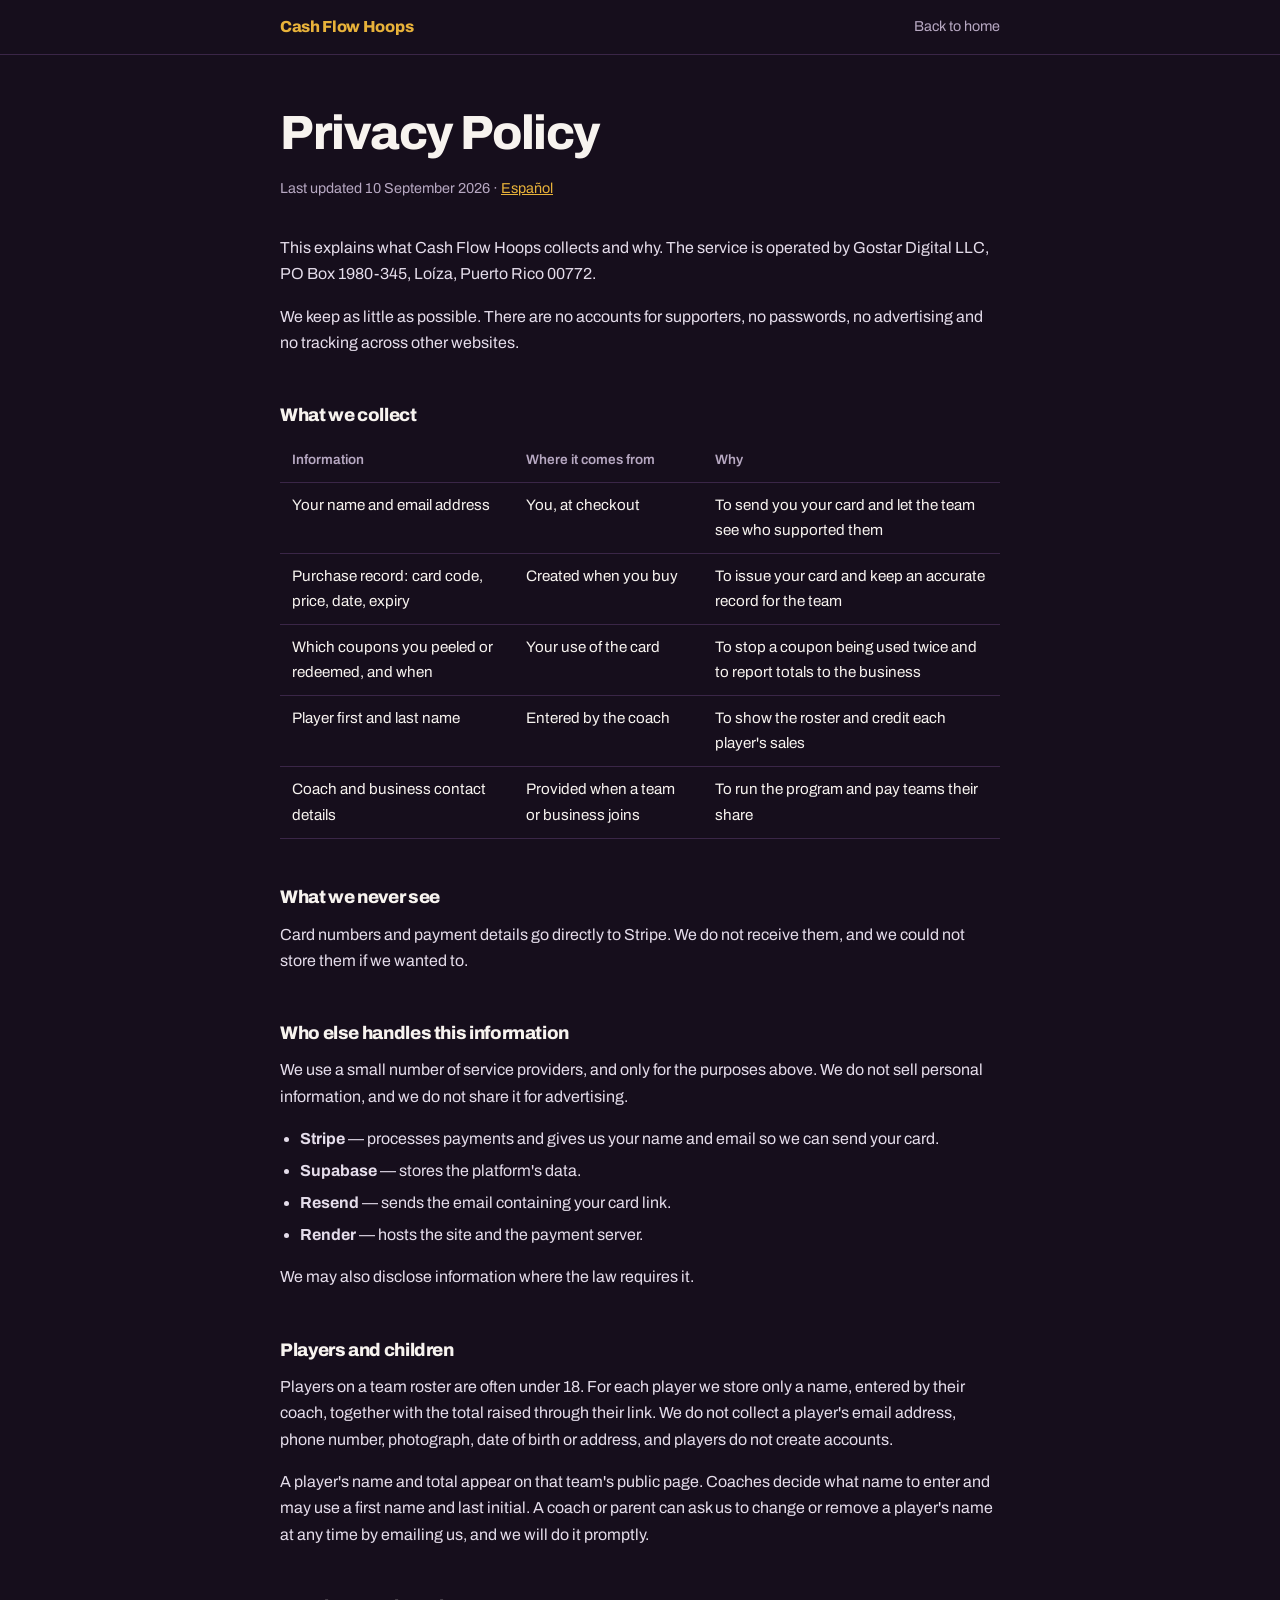
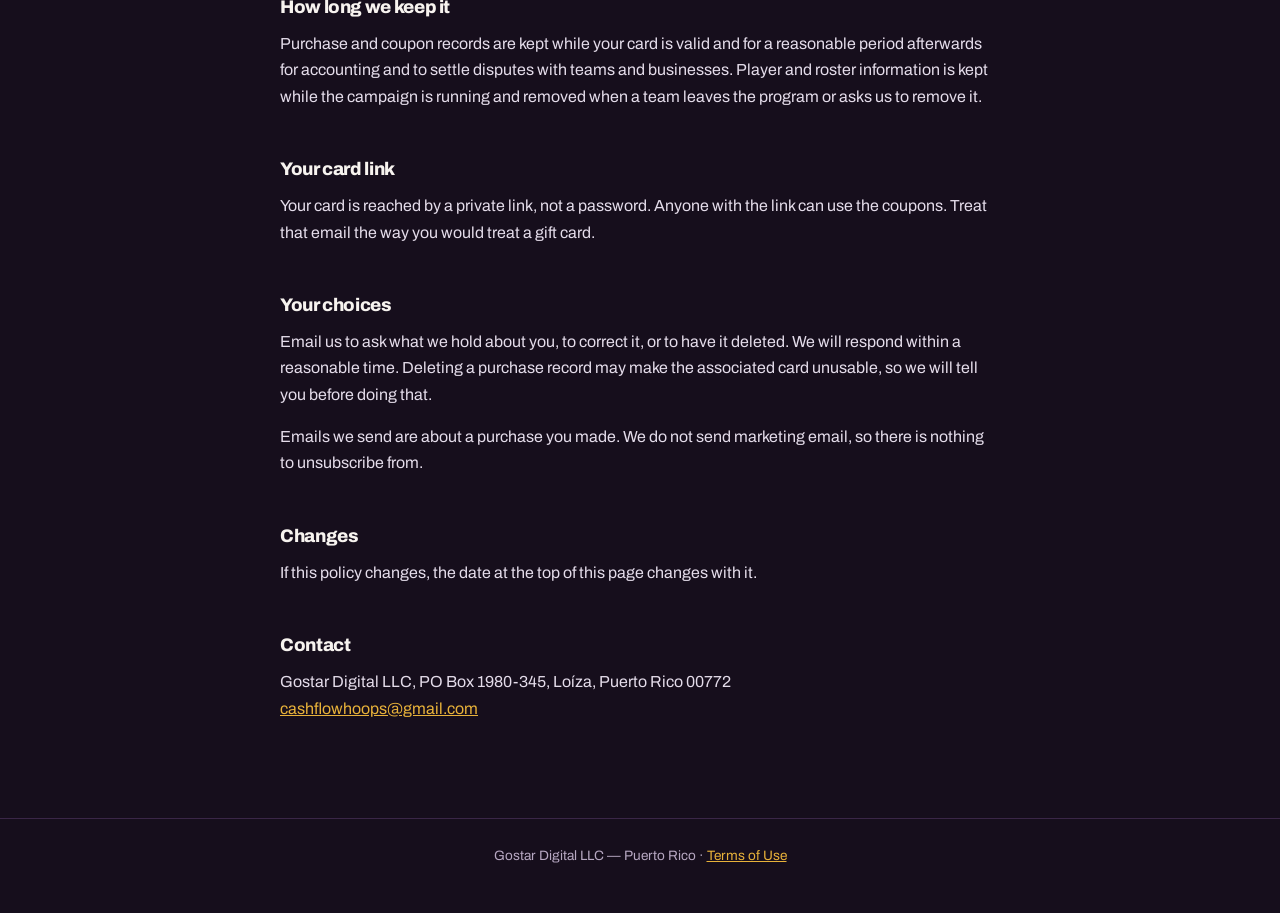
<file: privacy.html>
<!doctype html>
<html lang="en">
<head>
<meta charset="utf-8">
<meta name="viewport" content="width=device-width,initial-scale=1">
<title>Privacy Policy — Cash Flow Hoops</title>
<link rel="preconnect" href="https://fonts.googleapis.com">
<link rel="preconnect" href="https://fonts.gstatic.com" crossorigin>
<link href="https://fonts.googleapis.com/css2?family=Archivo:wght@400;500;600;800&display=swap" rel="stylesheet">
<style>
:root{--ink:#160E1C;--line:#3A2647;--gold:#E8B23A;--paper:#F7F3EF;--mute:#B7A8C2}
*{box-sizing:border-box}
body{margin:0;background:var(--ink);color:var(--paper);font-family:Archivo,system-ui,sans-serif;font-size:16px;line-height:1.65}
.wrap{width:min(720px,92vw);margin:0 auto}
nav{border-bottom:1px solid var(--line)}
.navin{display:flex;align-items:center;justify-content:space-between;padding:14px 0}
.mark{font-weight:800;letter-spacing:-.02em;text-decoration:none}
.mark em{font-style:normal;color:var(--gold)}
.navin a.back{color:var(--mute);text-decoration:none;font-size:.9rem}
.navin a.back:hover{color:var(--paper)}
main{padding:54px 0 80px}
h1{font-size:clamp(2.1rem,5vw,3rem);font-weight:800;letter-spacing:-.03em;line-height:1;margin:0 0 .4em}
h2{font-size:1.14rem;font-weight:800;letter-spacing:-.02em;margin:2.4em 0 .5em}
p,li{color:#E4DCEA}
p{margin:0 0 1em}
ul{padding-left:20px;margin:0 0 1em}
li{margin:.35em 0}
.date{color:var(--mute);font-size:.9rem;margin-bottom:2.4em}
a{color:var(--gold)}
table{width:100%;border-collapse:collapse;margin:0 0 1.4em;font-size:.95rem}
th,td{text-align:left;padding:10px 12px;border-bottom:1px solid var(--line);vertical-align:top}
th{color:var(--mute);font-weight:600;font-size:.85rem}
footer{border-top:1px solid var(--line);padding:26px 0 46px;color:var(--mute);font-size:.85rem;text-align:center}
</style>
</head>
<body>

<nav><div class="wrap navin">
  <a class="mark" href="https://cashflowhoops.app">Cash Flow <em>Hoops</em></a>
  <a class="back" href="https://cashflowhoops.app">Back to home</a>
</div></nav>

<main class="wrap">
  <h1>Privacy Policy</h1>
  <p class="date">Last updated 10 September 2026 · <a href="privacy-es.html">Español</a></p>

  <p>This explains what Cash Flow Hoops collects and why. The service is operated by Gostar Digital LLC, PO Box 1980-345, Loíza, Puerto Rico 00772.</p>
  <p>We keep as little as possible. There are no accounts for supporters, no passwords, no advertising and no tracking across other websites.</p>

  <h2>What we collect</h2>
  <table>
    <tr><th>Information</th><th>Where it comes from</th><th>Why</th></tr>
    <tr><td>Your name and email address</td><td>You, at checkout</td><td>To send you your card and let the team see who supported them</td></tr>
    <tr><td>Purchase record: card code, price, date, expiry</td><td>Created when you buy</td><td>To issue your card and keep an accurate record for the team</td></tr>
    <tr><td>Which coupons you peeled or redeemed, and when</td><td>Your use of the card</td><td>To stop a coupon being used twice and to report totals to the business</td></tr>
    <tr><td>Player first and last name</td><td>Entered by the coach</td><td>To show the roster and credit each player's sales</td></tr>
    <tr><td>Coach and business contact details</td><td>Provided when a team or business joins</td><td>To run the program and pay teams their share</td></tr>
  </table>

  <h2>What we never see</h2>
  <p>Card numbers and payment details go directly to Stripe. We do not receive them, and we could not store them if we wanted to.</p>

  <h2>Who else handles this information</h2>
  <p>We use a small number of service providers, and only for the purposes above. We do not sell personal information, and we do not share it for advertising.</p>
  <ul>
    <li><strong>Stripe</strong> — processes payments and gives us your name and email so we can send your card.</li>
    <li><strong>Supabase</strong> — stores the platform's data.</li>
    <li><strong>Resend</strong> — sends the email containing your card link.</li>
    <li><strong>Render</strong> — hosts the site and the payment server.</li>
  </ul>
  <p>We may also disclose information where the law requires it.</p>

  <h2>Players and children</h2>
  <p>Players on a team roster are often under 18. For each player we store only a name, entered by their coach, together with the total raised through their link. We do not collect a player's email address, phone number, photograph, date of birth or address, and players do not create accounts.</p>
  <p>A player's name and total appear on that team's public page. Coaches decide what name to enter and may use a first name and last initial. A coach or parent can ask us to change or remove a player's name at any time by emailing us, and we will do it promptly.</p>

  <h2>How long we keep it</h2>
  <p>Purchase and coupon records are kept while your card is valid and for a reasonable period afterwards for accounting and to settle disputes with teams and businesses. Player and roster information is kept while the campaign is running and removed when a team leaves the program or asks us to remove it.</p>

  <h2>Your card link</h2>
  <p>Your card is reached by a private link, not a password. Anyone with the link can use the coupons. Treat that email the way you would treat a gift card.</p>

  <h2>Your choices</h2>
  <p>Email us to ask what we hold about you, to correct it, or to have it deleted. We will respond within a reasonable time. Deleting a purchase record may make the associated card unusable, so we will tell you before doing that.</p>
  <p>Emails we send are about a purchase you made. We do not send marketing email, so there is nothing to unsubscribe from.</p>

  <h2>Changes</h2>
  <p>If this policy changes, the date at the top of this page changes with it.</p>

  <h2>Contact</h2>
  <p>Gostar Digital LLC, PO Box 1980-345, Loíza, Puerto Rico 00772<br>
  <a href="mailto:cashflowhoops@gmail.com">cashflowhoops@gmail.com</a></p>
</main>

<footer><div class="wrap">
  Gostar Digital LLC — Puerto Rico · <a href="terms.html">Terms of Use</a>
</div></footer>

</body>
</html>
</file>
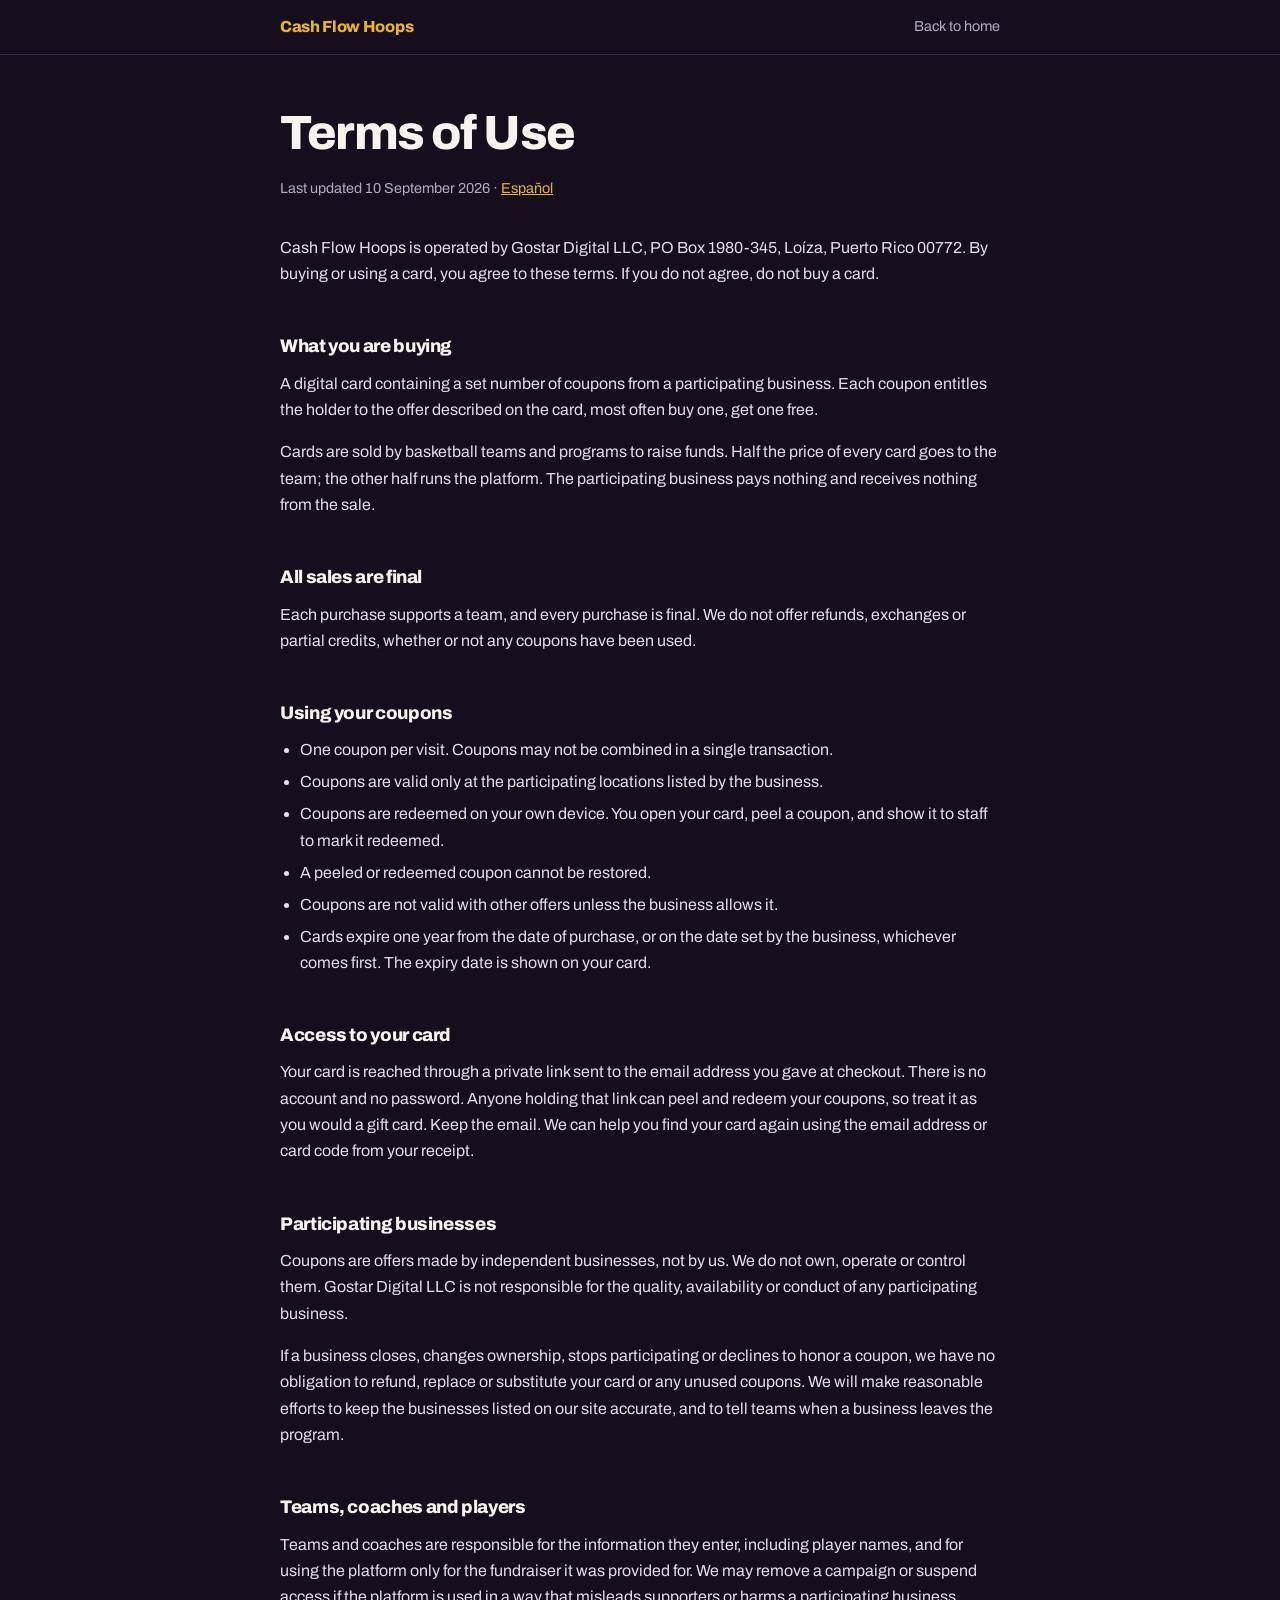
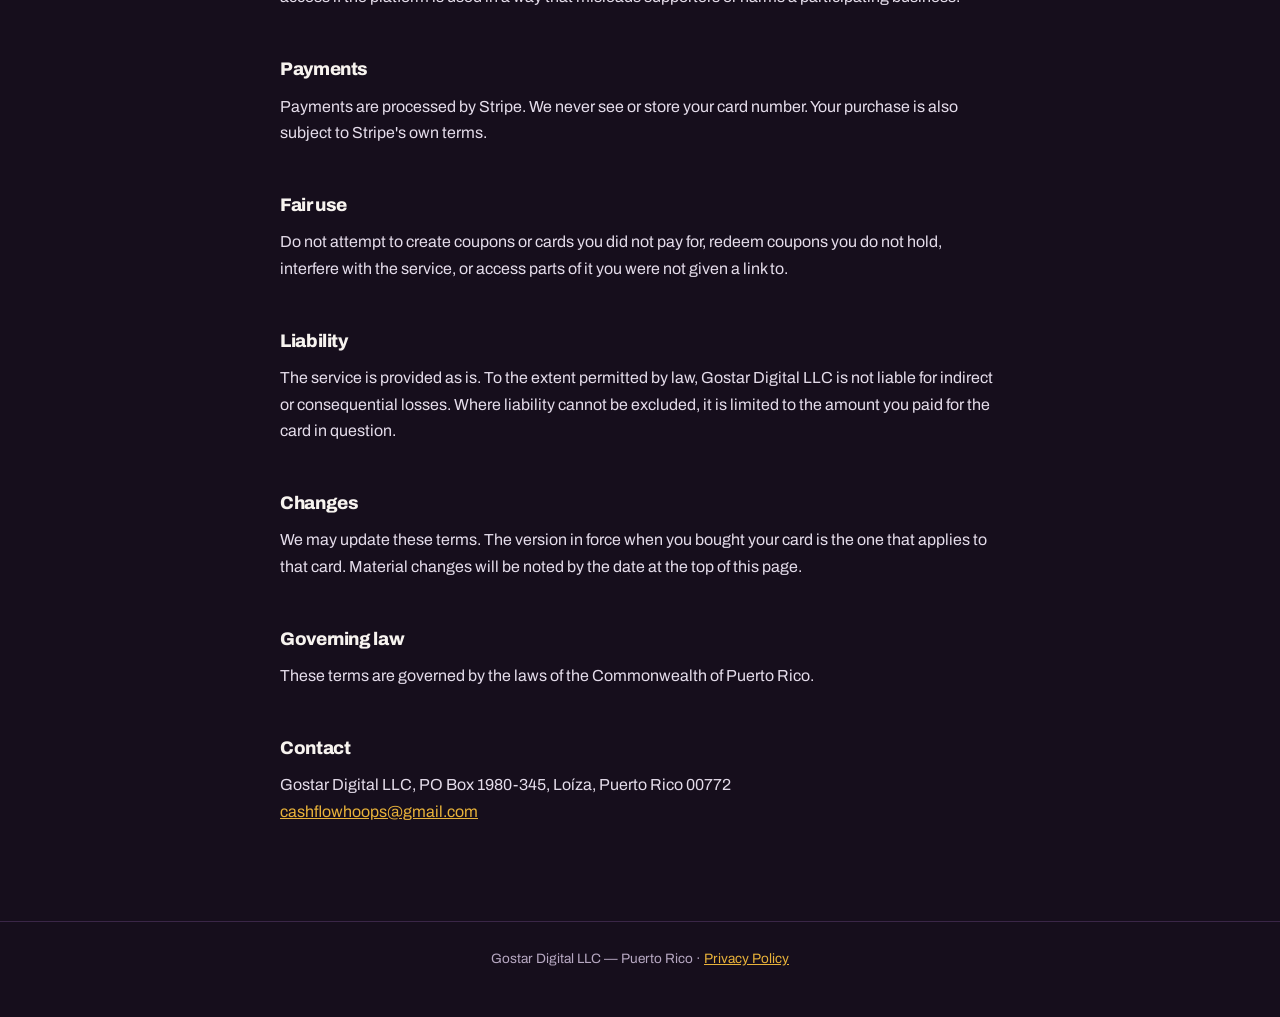
<file: terms.html>
<!doctype html>
<html lang="en">
<head>
<meta charset="utf-8">
<meta name="viewport" content="width=device-width,initial-scale=1">
<title>Terms of Use — Cash Flow Hoops</title>
<link rel="preconnect" href="https://fonts.googleapis.com">
<link rel="preconnect" href="https://fonts.gstatic.com" crossorigin>
<link href="https://fonts.googleapis.com/css2?family=Archivo:wght@400;500;600;800&display=swap" rel="stylesheet">
<style>
:root{--ink:#160E1C;--line:#3A2647;--gold:#E8B23A;--paper:#F7F3EF;--mute:#B7A8C2}
*{box-sizing:border-box}
body{margin:0;background:var(--ink);color:var(--paper);font-family:Archivo,system-ui,sans-serif;font-size:16px;line-height:1.65}
.wrap{width:min(720px,92vw);margin:0 auto}
nav{border-bottom:1px solid var(--line)}
.navin{display:flex;align-items:center;justify-content:space-between;padding:14px 0}
.mark{font-weight:800;letter-spacing:-.02em;text-decoration:none}
.mark em{font-style:normal;color:var(--gold)}
.navin a.back{color:var(--mute);text-decoration:none;font-size:.9rem}
.navin a.back:hover{color:var(--paper)}
main{padding:54px 0 80px}
h1{font-size:clamp(2.1rem,5vw,3rem);font-weight:800;letter-spacing:-.03em;line-height:1;margin:0 0 .4em}
h2{font-size:1.14rem;font-weight:800;letter-spacing:-.02em;margin:2.4em 0 .5em}
p,li{color:#E4DCEA}
p{margin:0 0 1em}
ul{padding-left:20px;margin:0 0 1em}
li{margin:.35em 0}
.date{color:var(--mute);font-size:.9rem;margin-bottom:2.4em}
a{color:var(--gold)}
footer{border-top:1px solid var(--line);padding:26px 0 46px;color:var(--mute);font-size:.85rem;text-align:center}
</style>
</head>
<body>

<nav><div class="wrap navin">
  <a class="mark" href="https://cashflowhoops.app">Cash Flow <em>Hoops</em></a>
  <a class="back" href="https://cashflowhoops.app">Back to home</a>
</div></nav>

<main class="wrap">
  <h1>Terms of Use</h1>
  <p class="date">Last updated 10 September 2026 · <a href="terms-es.html">Español</a></p>

  <p>Cash Flow Hoops is operated by Gostar Digital LLC, PO Box 1980-345, Loíza, Puerto Rico 00772. By buying or using a card, you agree to these terms. If you do not agree, do not buy a card.</p>

  <h2>What you are buying</h2>
  <p>A digital card containing a set number of coupons from a participating business. Each coupon entitles the holder to the offer described on the card, most often buy one, get one free.</p>
  <p>Cards are sold by basketball teams and programs to raise funds. Half the price of every card goes to the team; the other half runs the platform. The participating business pays nothing and receives nothing from the sale.</p>

  <h2>All sales are final</h2>
  <p>Each purchase supports a team, and every purchase is final. We do not offer refunds, exchanges or partial credits, whether or not any coupons have been used.</p>

  <h2>Using your coupons</h2>
  <ul>
    <li>One coupon per visit. Coupons may not be combined in a single transaction.</li>
    <li>Coupons are valid only at the participating locations listed by the business.</li>
    <li>Coupons are redeemed on your own device. You open your card, peel a coupon, and show it to staff to mark it redeemed.</li>
    <li>A peeled or redeemed coupon cannot be restored.</li>
    <li>Coupons are not valid with other offers unless the business allows it.</li>
    <li>Cards expire one year from the date of purchase, or on the date set by the business, whichever comes first. The expiry date is shown on your card.</li>
  </ul>

  <h2>Access to your card</h2>
  <p>Your card is reached through a private link sent to the email address you gave at checkout. There is no account and no password. Anyone holding that link can peel and redeem your coupons, so treat it as you would a gift card. Keep the email. We can help you find your card again using the email address or card code from your receipt.</p>

  <h2>Participating businesses</h2>
  <p>Coupons are offers made by independent businesses, not by us. We do not own, operate or control them. Gostar Digital LLC is not responsible for the quality, availability or conduct of any participating business.</p>
  <p>If a business closes, changes ownership, stops participating or declines to honor a coupon, we have no obligation to refund, replace or substitute your card or any unused coupons. We will make reasonable efforts to keep the businesses listed on our site accurate, and to tell teams when a business leaves the program.</p>

  <h2>Teams, coaches and players</h2>
  <p>Teams and coaches are responsible for the information they enter, including player names, and for using the platform only for the fundraiser it was provided for. We may remove a campaign or suspend access if the platform is used in a way that misleads supporters or harms a participating business.</p>

  <h2>Payments</h2>
  <p>Payments are processed by Stripe. We never see or store your card number. Your purchase is also subject to Stripe's own terms.</p>

  <h2>Fair use</h2>
  <p>Do not attempt to create coupons or cards you did not pay for, redeem coupons you do not hold, interfere with the service, or access parts of it you were not given a link to.</p>

  <h2>Liability</h2>
  <p>The service is provided as is. To the extent permitted by law, Gostar Digital LLC is not liable for indirect or consequential losses. Where liability cannot be excluded, it is limited to the amount you paid for the card in question.</p>

  <h2>Changes</h2>
  <p>We may update these terms. The version in force when you bought your card is the one that applies to that card. Material changes will be noted by the date at the top of this page.</p>

  <h2>Governing law</h2>
  <p>These terms are governed by the laws of the Commonwealth of Puerto Rico.</p>

  <h2>Contact</h2>
  <p>Gostar Digital LLC, PO Box 1980-345, Loíza, Puerto Rico 00772<br>
  <a href="mailto:cashflowhoops@gmail.com">cashflowhoops@gmail.com</a></p>
</main>

<footer><div class="wrap">
  Gostar Digital LLC — Puerto Rico · <a href="privacy.html">Privacy Policy</a>
</div></footer>

</body>
</html>
</file>
<file: css/shared.css>
/* Basketball Money - Shared Styles */

:root {
  --bg: #0b0810;
  --panel: #17121c;
  --panel2: #211329;
  --purple: #5b2377;
  --purple2: #341144;
  --gold: #e7be59;
  --gold2: #f4d981;
  --muted: #bdb4c1;
  --green: #70d995;
  --red: #ff8c8c;
}

* {
  box-sizing: border-box;
}

html {
  scroll-behavior: auto;
}

body {
  margin: 0;
  background: var(--bg);
  color: #fff;
  font-family: Inter, system-ui, -apple-system, Segoe UI, sans-serif;
}

.k {
  color: var(--gold);
  font-size: 12px;
  font-weight: 950;
  letter-spacing: 2px;
  text-transform: uppercase;
}

h1 {
  font-size: clamp(40px, 6vw, 70px);
  line-height: 0.97;
  letter-spacing: -3px;
  margin: 12px 0 18px;
}

h2 {
  font-size: 34px;
  margin: 0 0 12px;
}

h3 {
  margin: 0 0 8px;
}

p {
  color: #d0c7d4;
  line-height: 1.55;
}

.wrap {
  max-width: 1180px;
  margin: auto;
  padding: 0 22px;
}

nav {
  position: sticky;
  top: 0;
  z-index: 50;
  background: #0b0810ec;
  backdrop-filter: blur(10px);
  border-bottom: 1px solid #ffffff15;
}

.navin {
  min-height: 72px;
  display: flex;
  justify-content: space-between;
  align-items: center;
  gap: 16px;
}

.brand {
  display: flex;
  align-items: center;
  gap: 10px;
  font-weight: 950;
}

.brand img {
  width: 40px;
  height: 40px;
  border-radius: 10px;
  object-fit: cover;
}

.tabs {
  display: flex;
  gap: 6px;
  flex-wrap: wrap;
  justify-content: flex-end;
}

.tab {
  border: 1px solid #ffffff1a;
  background: #ffffff08;
  color: #fff;
  padding: 9px 11px;
  border-radius: 9px;
  font-weight: 800;
  cursor: pointer;
  font-size: 12px;
  transition: all 0.2s;
}

.tab:hover {
  background: #ffffff12;
}

.tab.active {
  background: var(--gold);
  color: #17100b;
}

header {
  padding: 56px 0;
  background: radial-gradient(circle at 80% 8%, #5f1f7e66, transparent 34%), linear-gradient(160deg, #0d0911, #1c0d25);
}

.hero {
  display: grid;
  grid-template-columns: 1.05fr 0.95fr;
  gap: 38px;
  align-items: center;
  aspect-ratio: auto;
}

.hero img {
  width: 100%;
  border-radius: 20px;
  box-shadow: 0 28px 70px #0009;
}

section {
  padding: 56px 0;
}

.view {
  display: none;
}

.view.active {
  display: block;
}

.panel {
  background: var(--panel);
  border: 1px solid #ffffff16;
  border-radius: 18px;
  padding: 22px;
  margin-top: 20px;
}

.btn {
  border: 0;
  background: linear-gradient(var(--gold2), var(--gold));
  color: #17100b;
  padding: 13px 17px;
  border-radius: 10px;
  font-weight: 950;
  cursor: pointer;
  transition: transform 0.2s;
}

.btn:hover {
  transform: scale(1.02);
}

.btn.alt {
  background: #ffffff08;
  color: #fff;
  border: 1px solid #ffffff1f;
}

.btn.dark {
  background: #17100b;
  color: white;
}

.btn.red {
  background: #3a1717;
  color: #ffb0b0;
  border: 1px solid #6a2a2a;
}

input, select {
  width: 100%;
  padding: 12px;
  border-radius: 9px;
  border: 1px solid #ffffff1d;
  background: #0e0a11;
  color: #fff;
  margin-top: 6px;
}

label {
  display: block;
  font-size: 12px;
  color: #b7acbc;
  font-weight: 850;
  margin-top: 12px;
}

.row {
  display: grid;
  grid-template-columns: 1fr 1fr;
  gap: 10px;
}

@media(max-width:900px) {
  .hero {
    grid-template-columns: 1fr;
  }
  .tabs {
    justify-content: flex-start;
  }
}

@media(max-width:560px) {
  .row {
    grid-template-columns: 1fr;
  }
  h1 {
    letter-spacing: -2px;
  }
}
</file>
